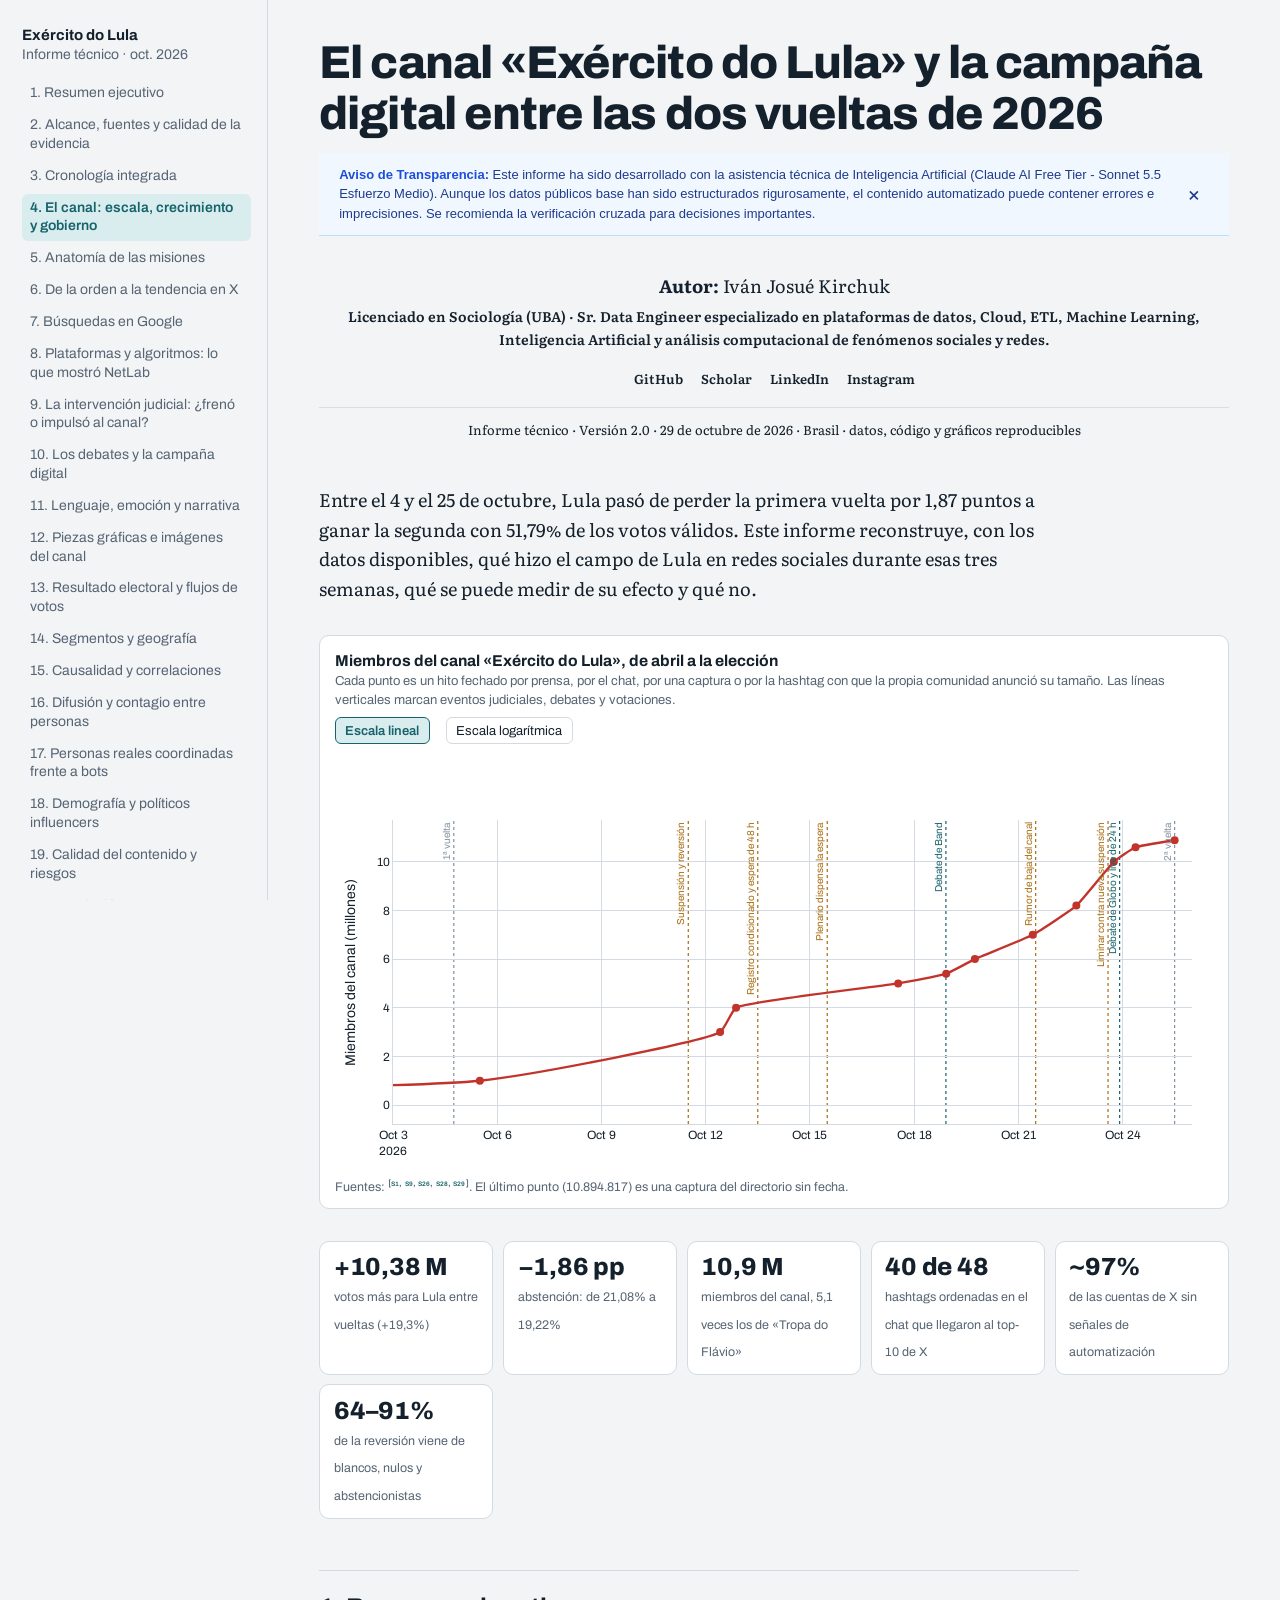
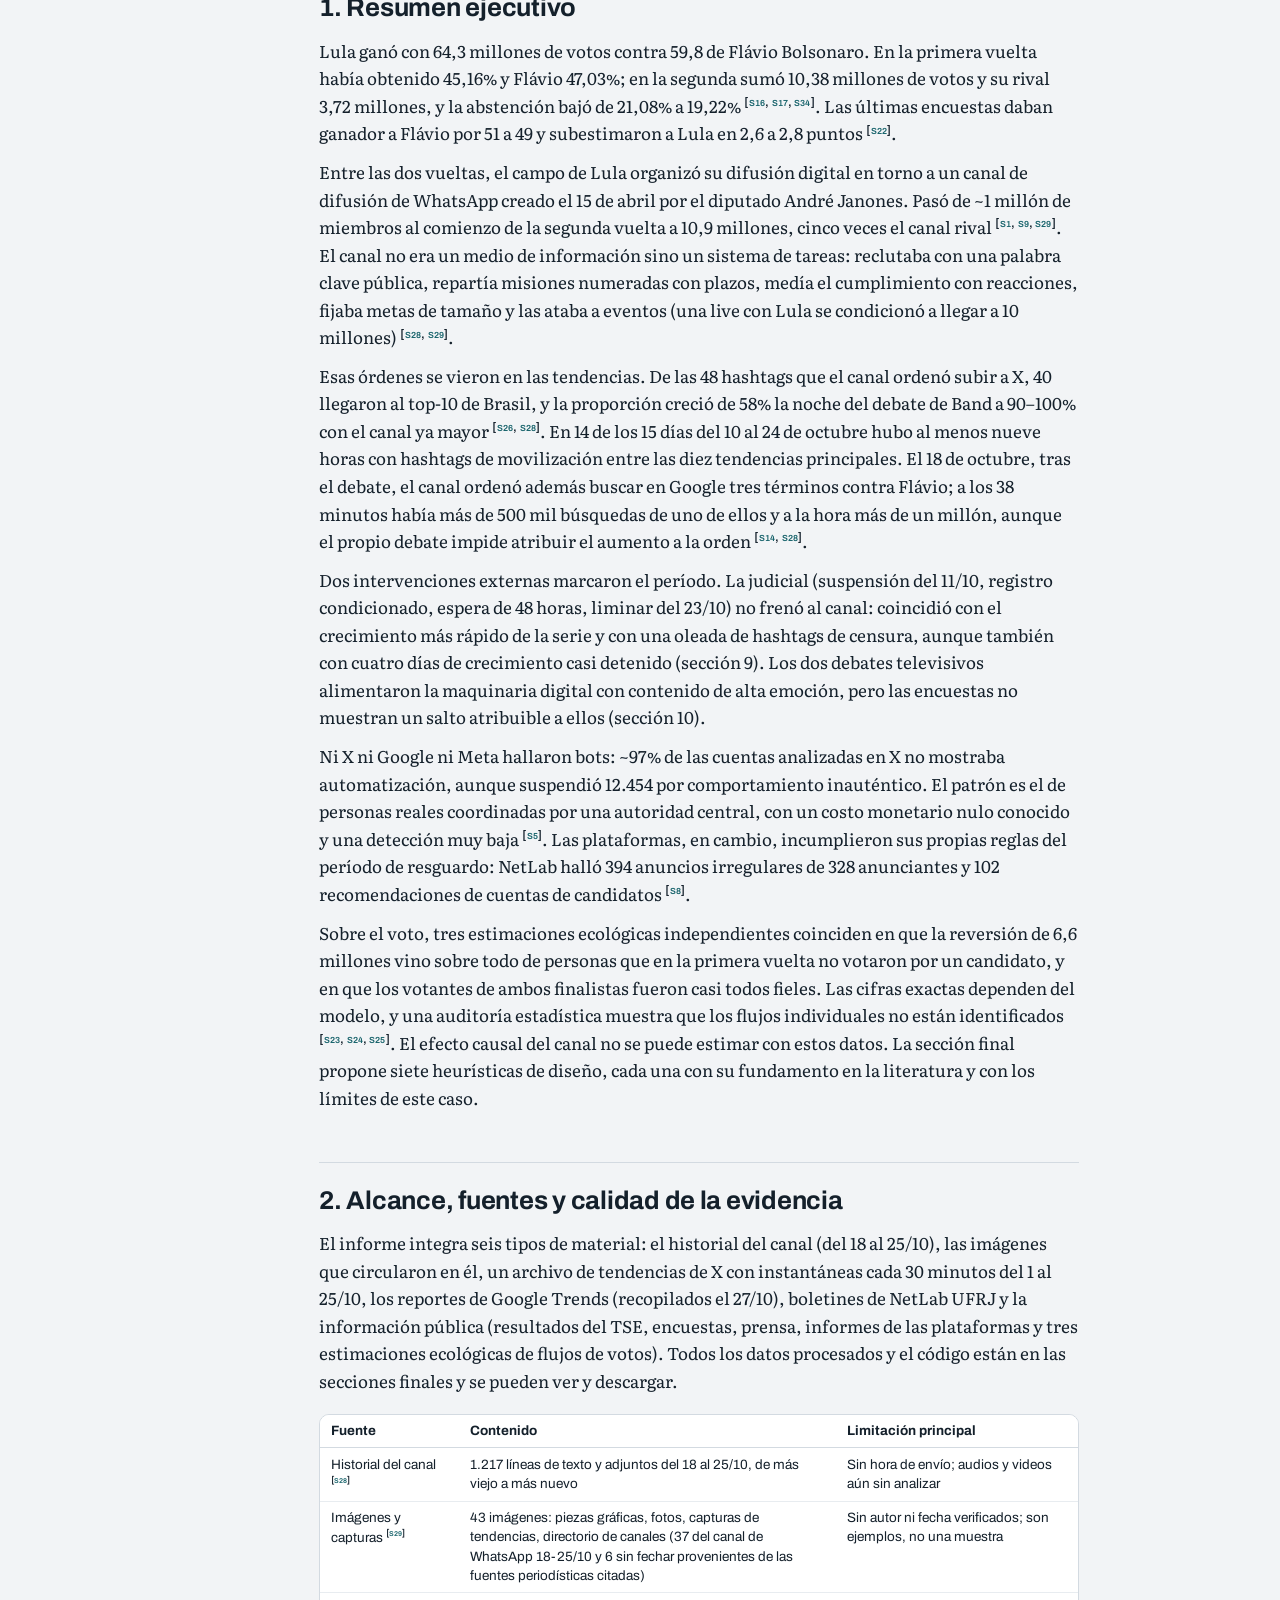
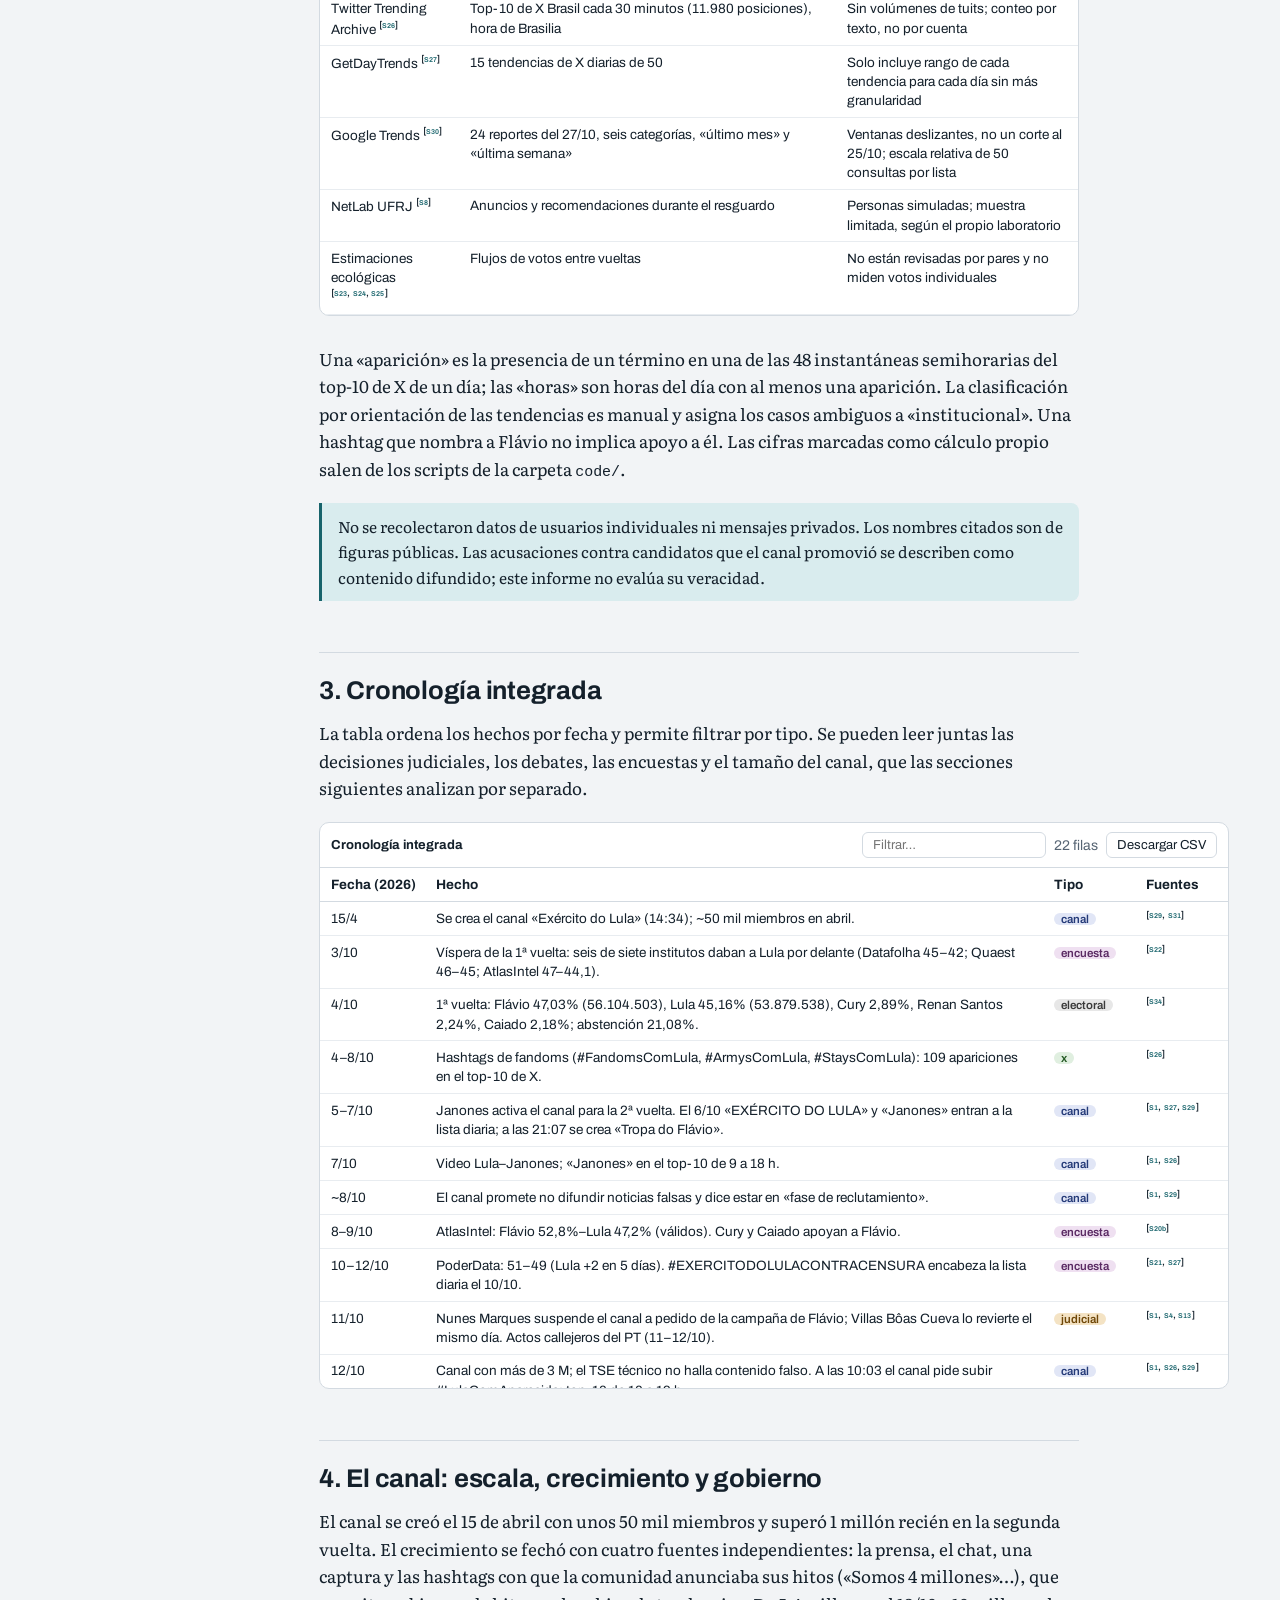
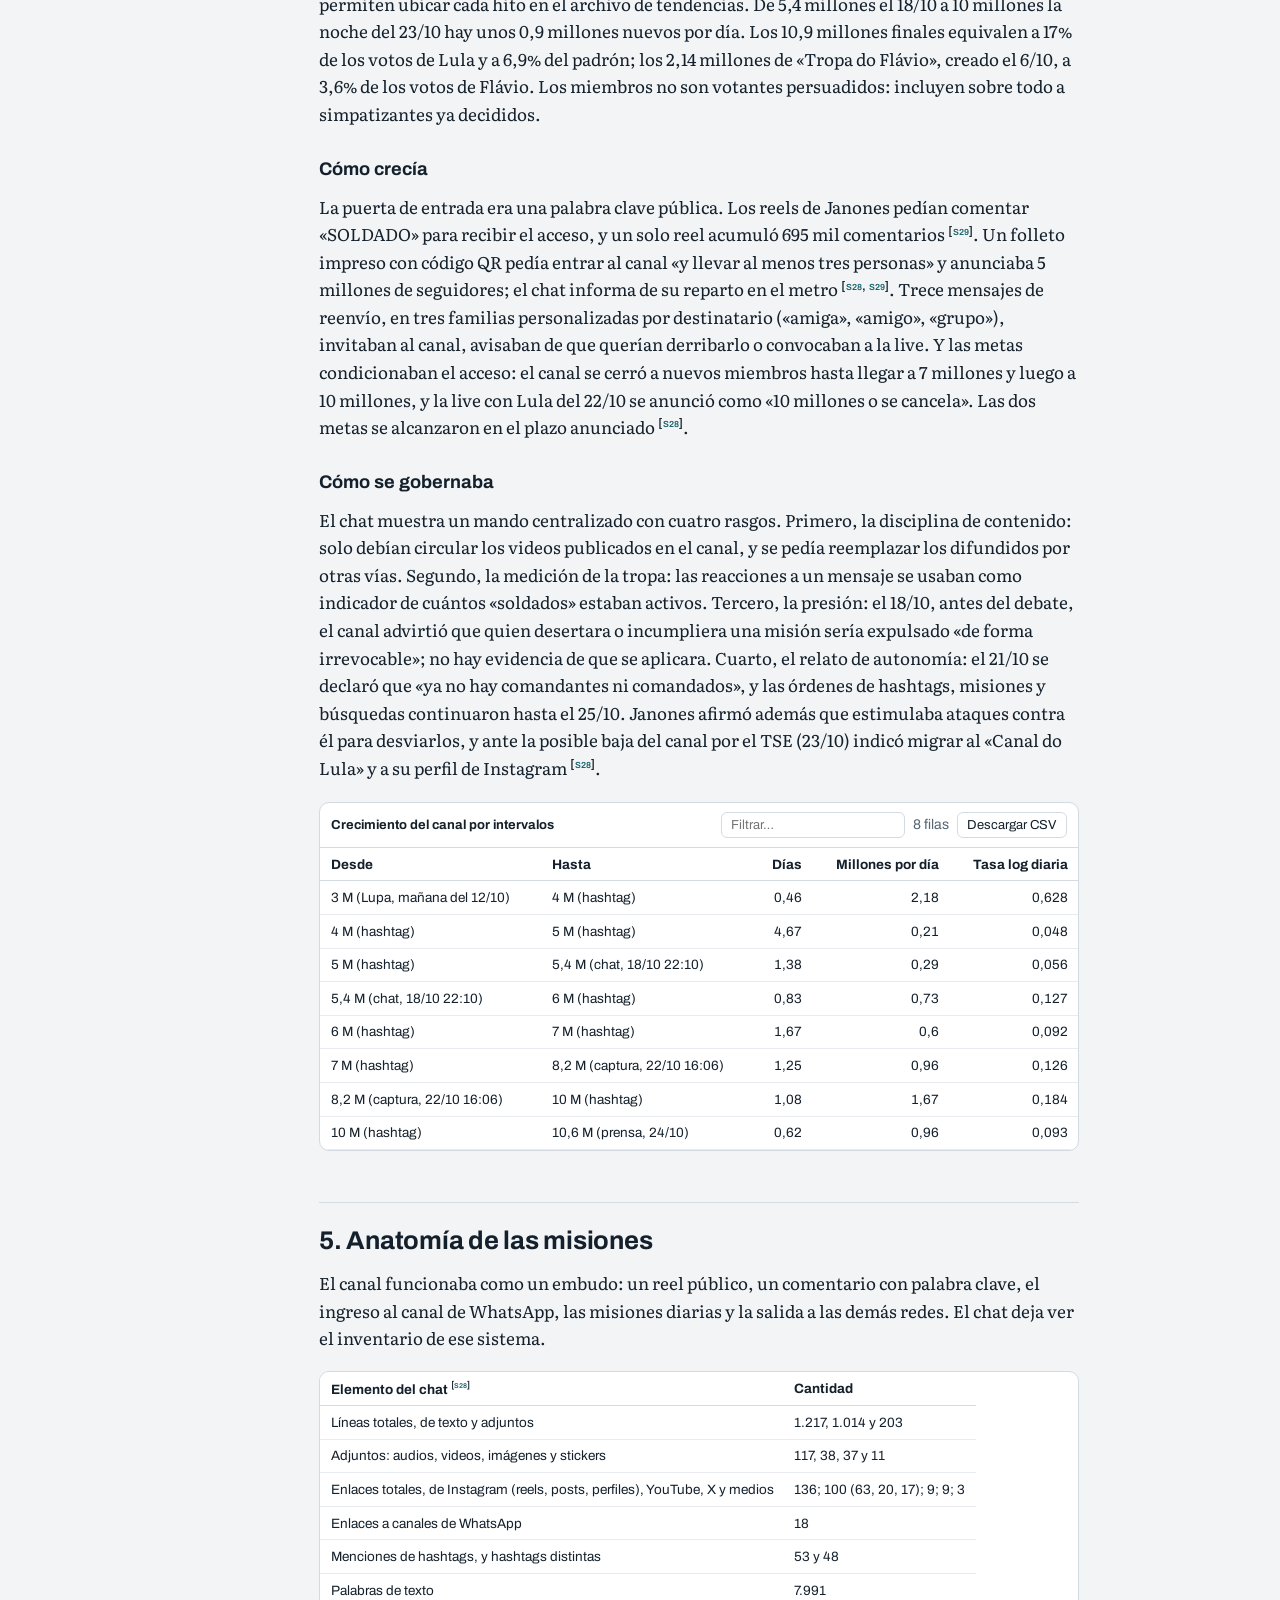
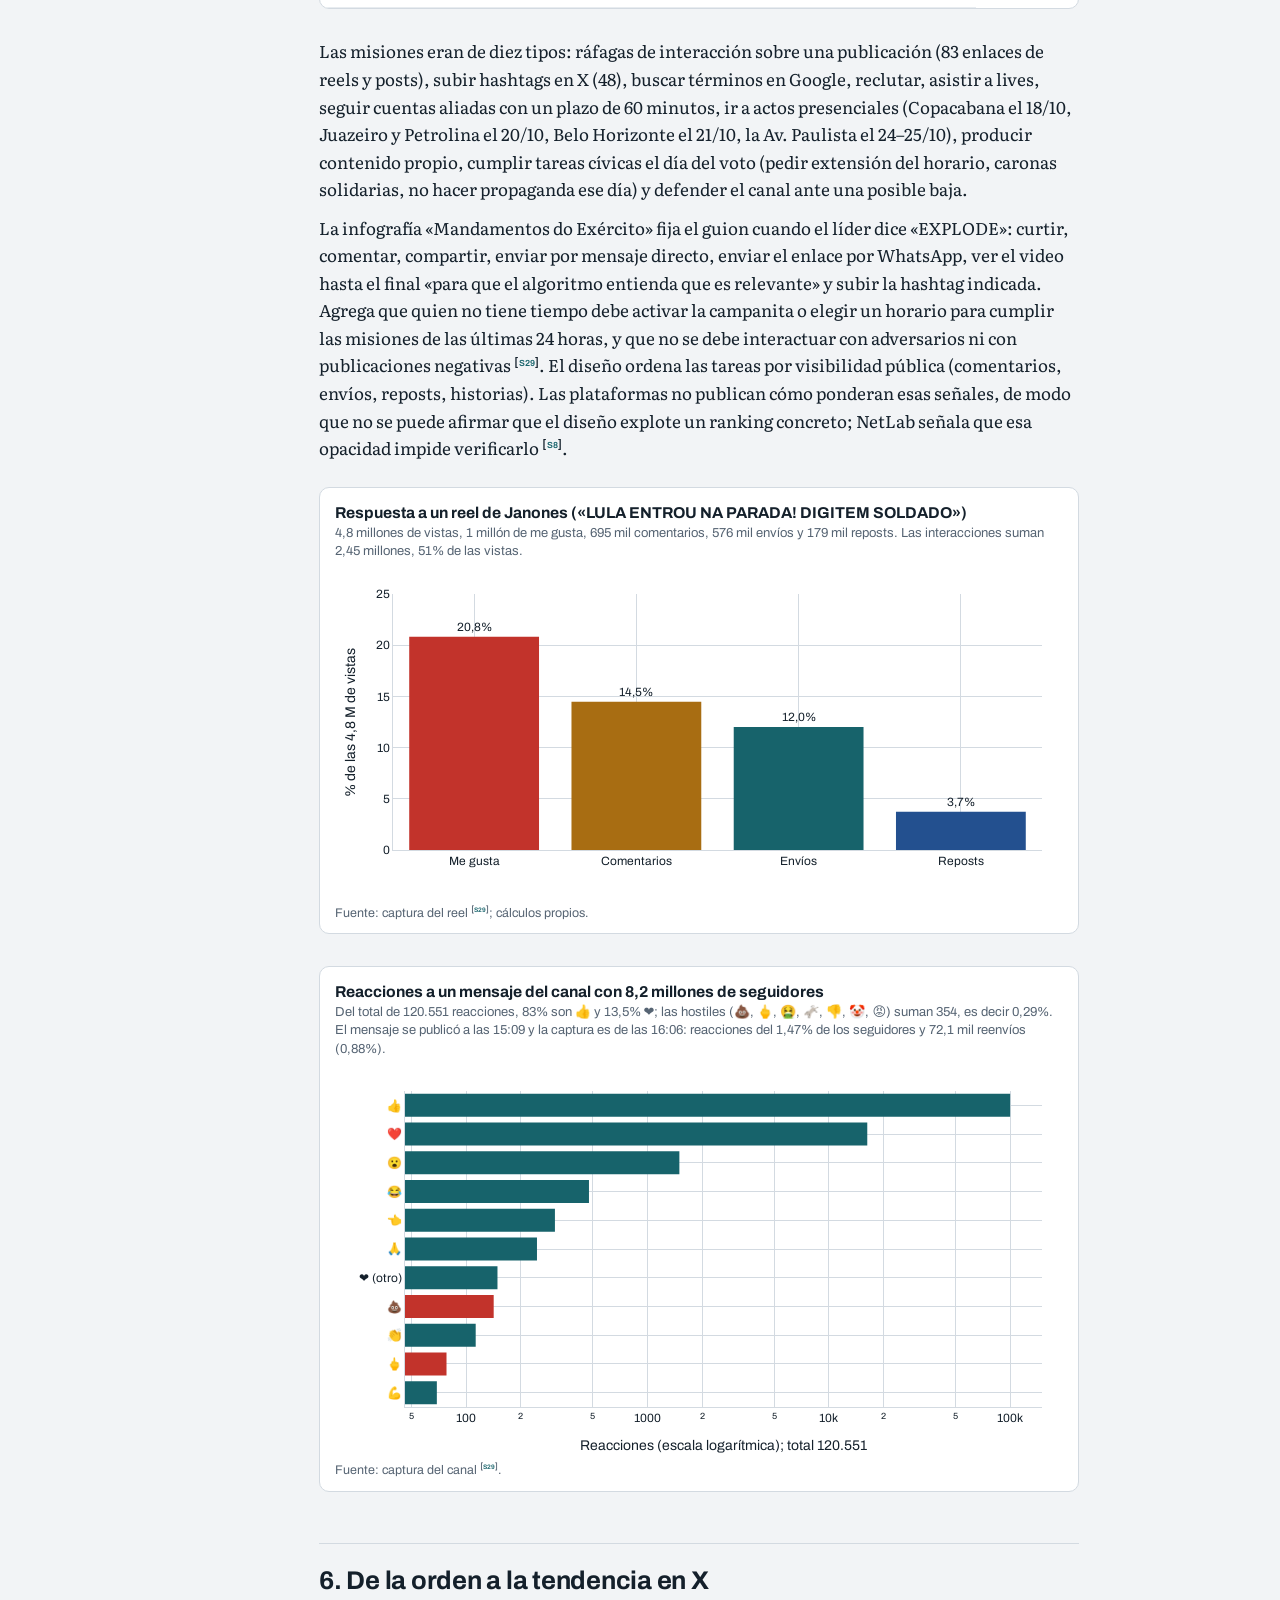
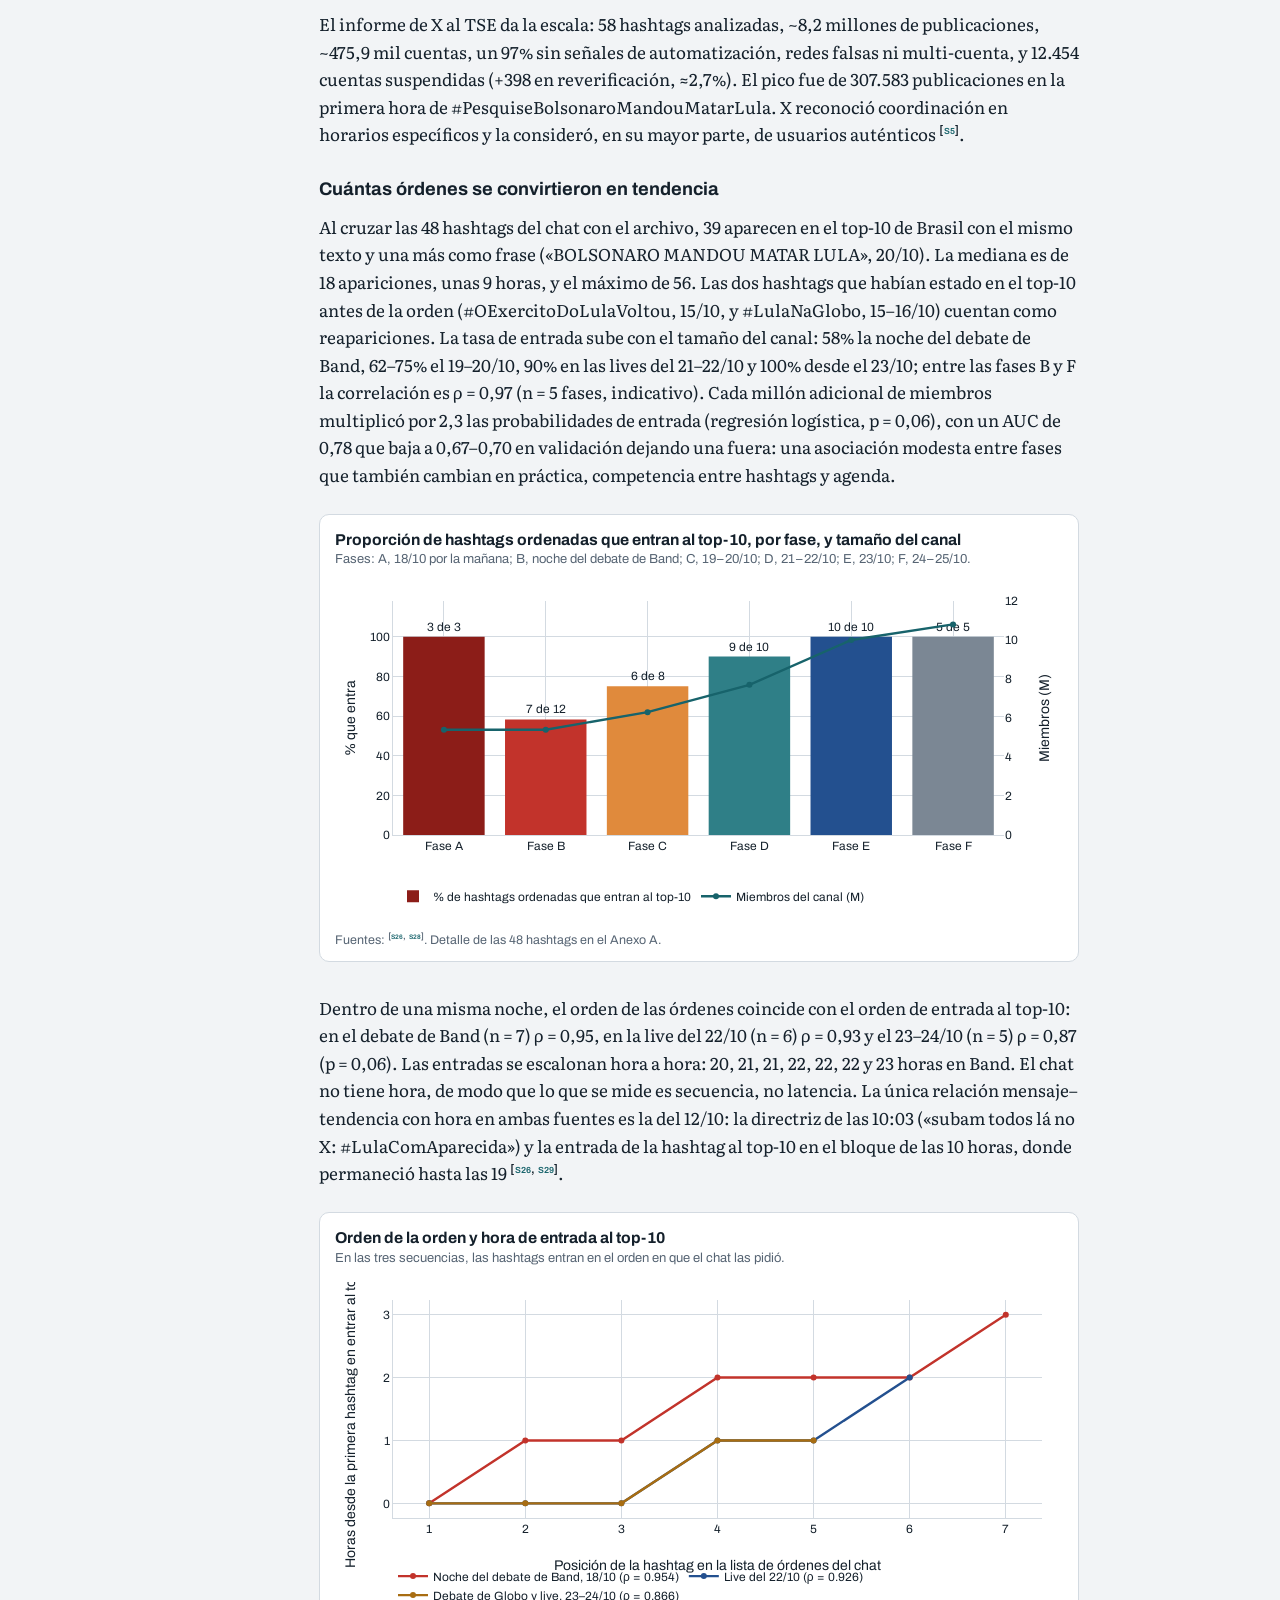
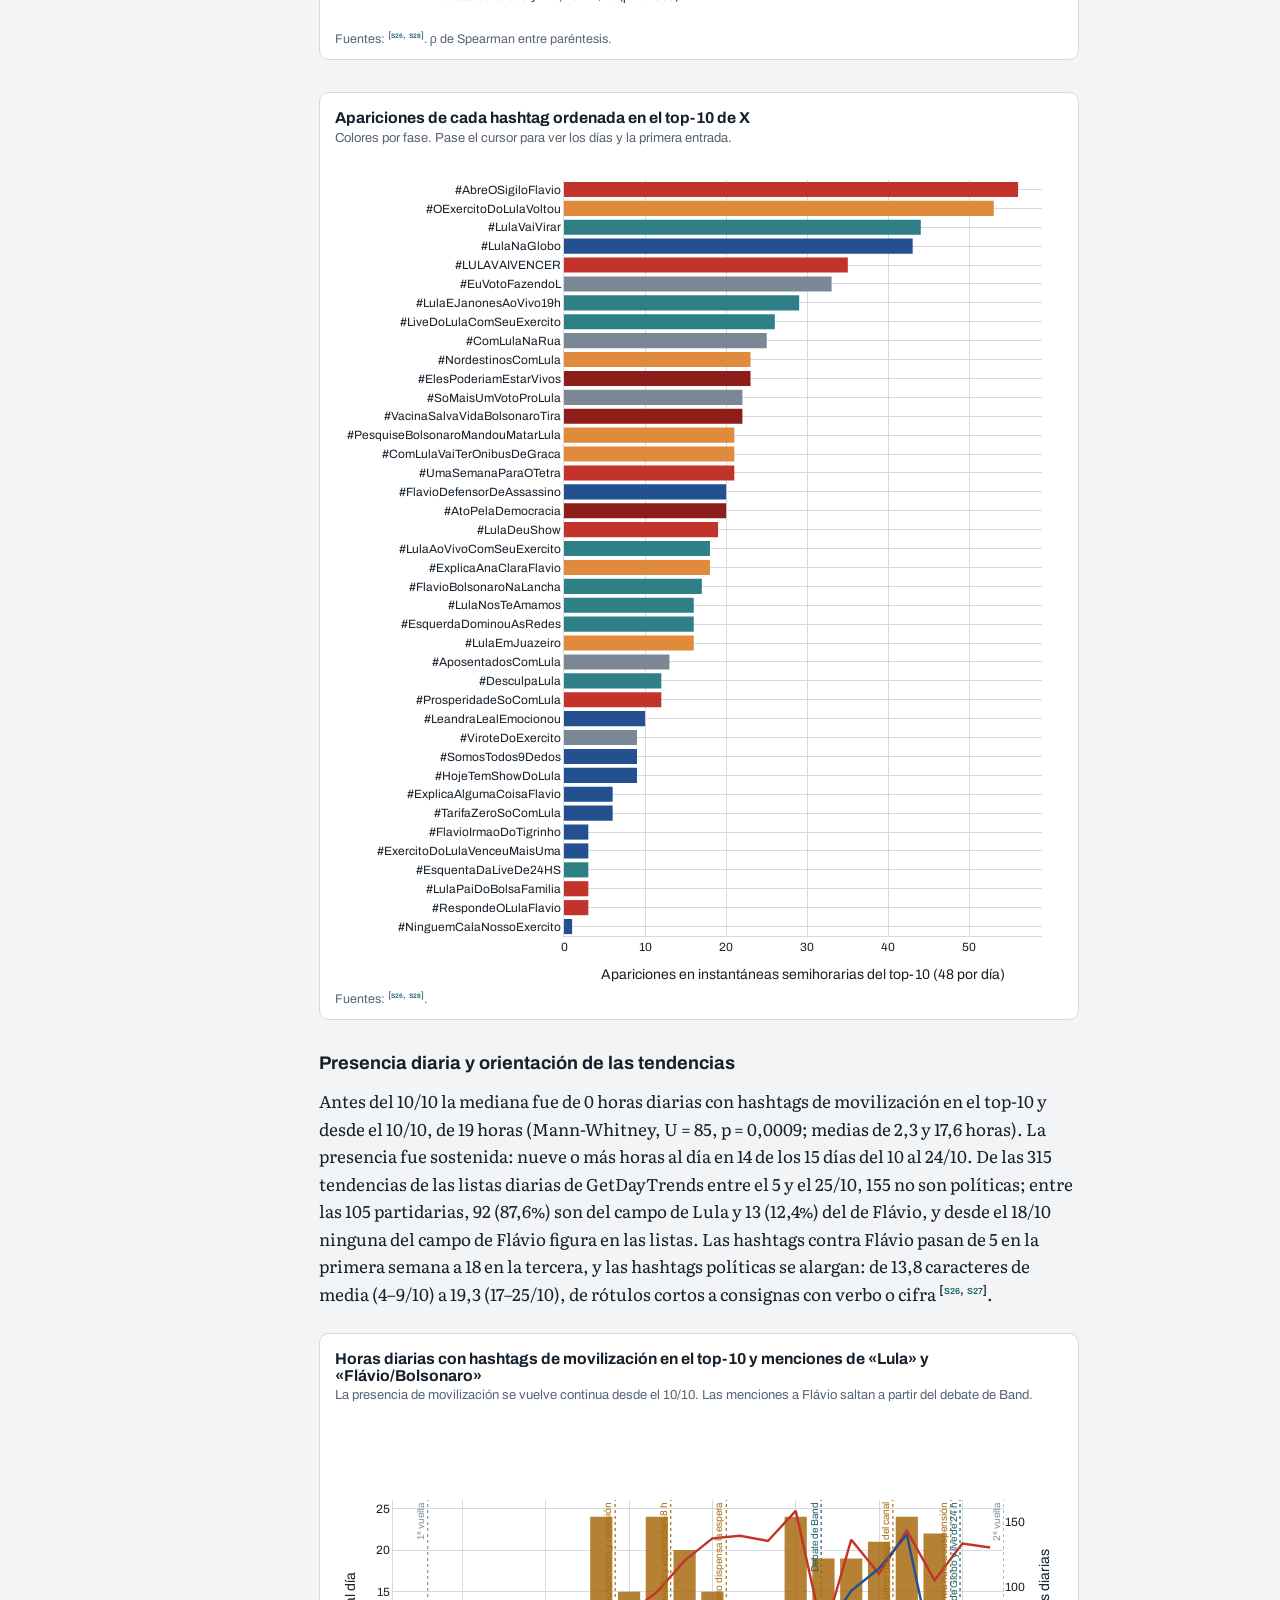
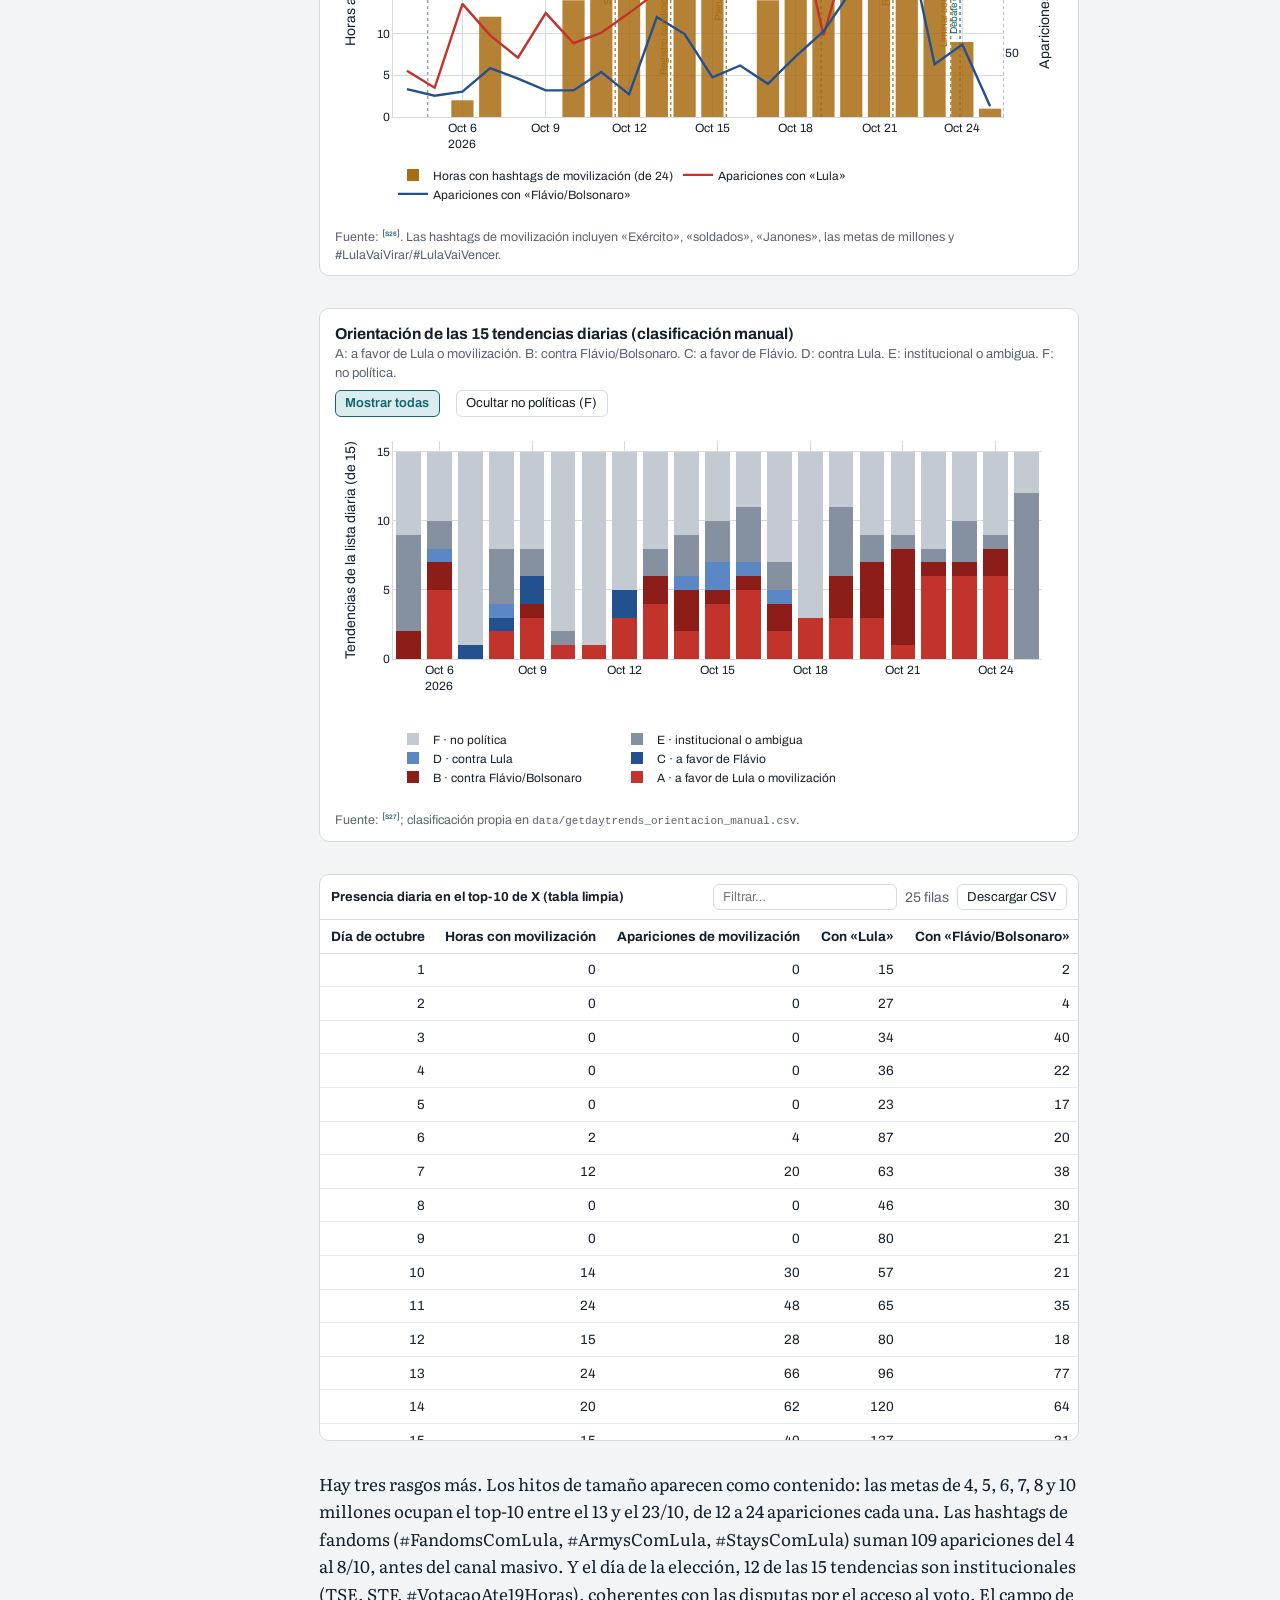
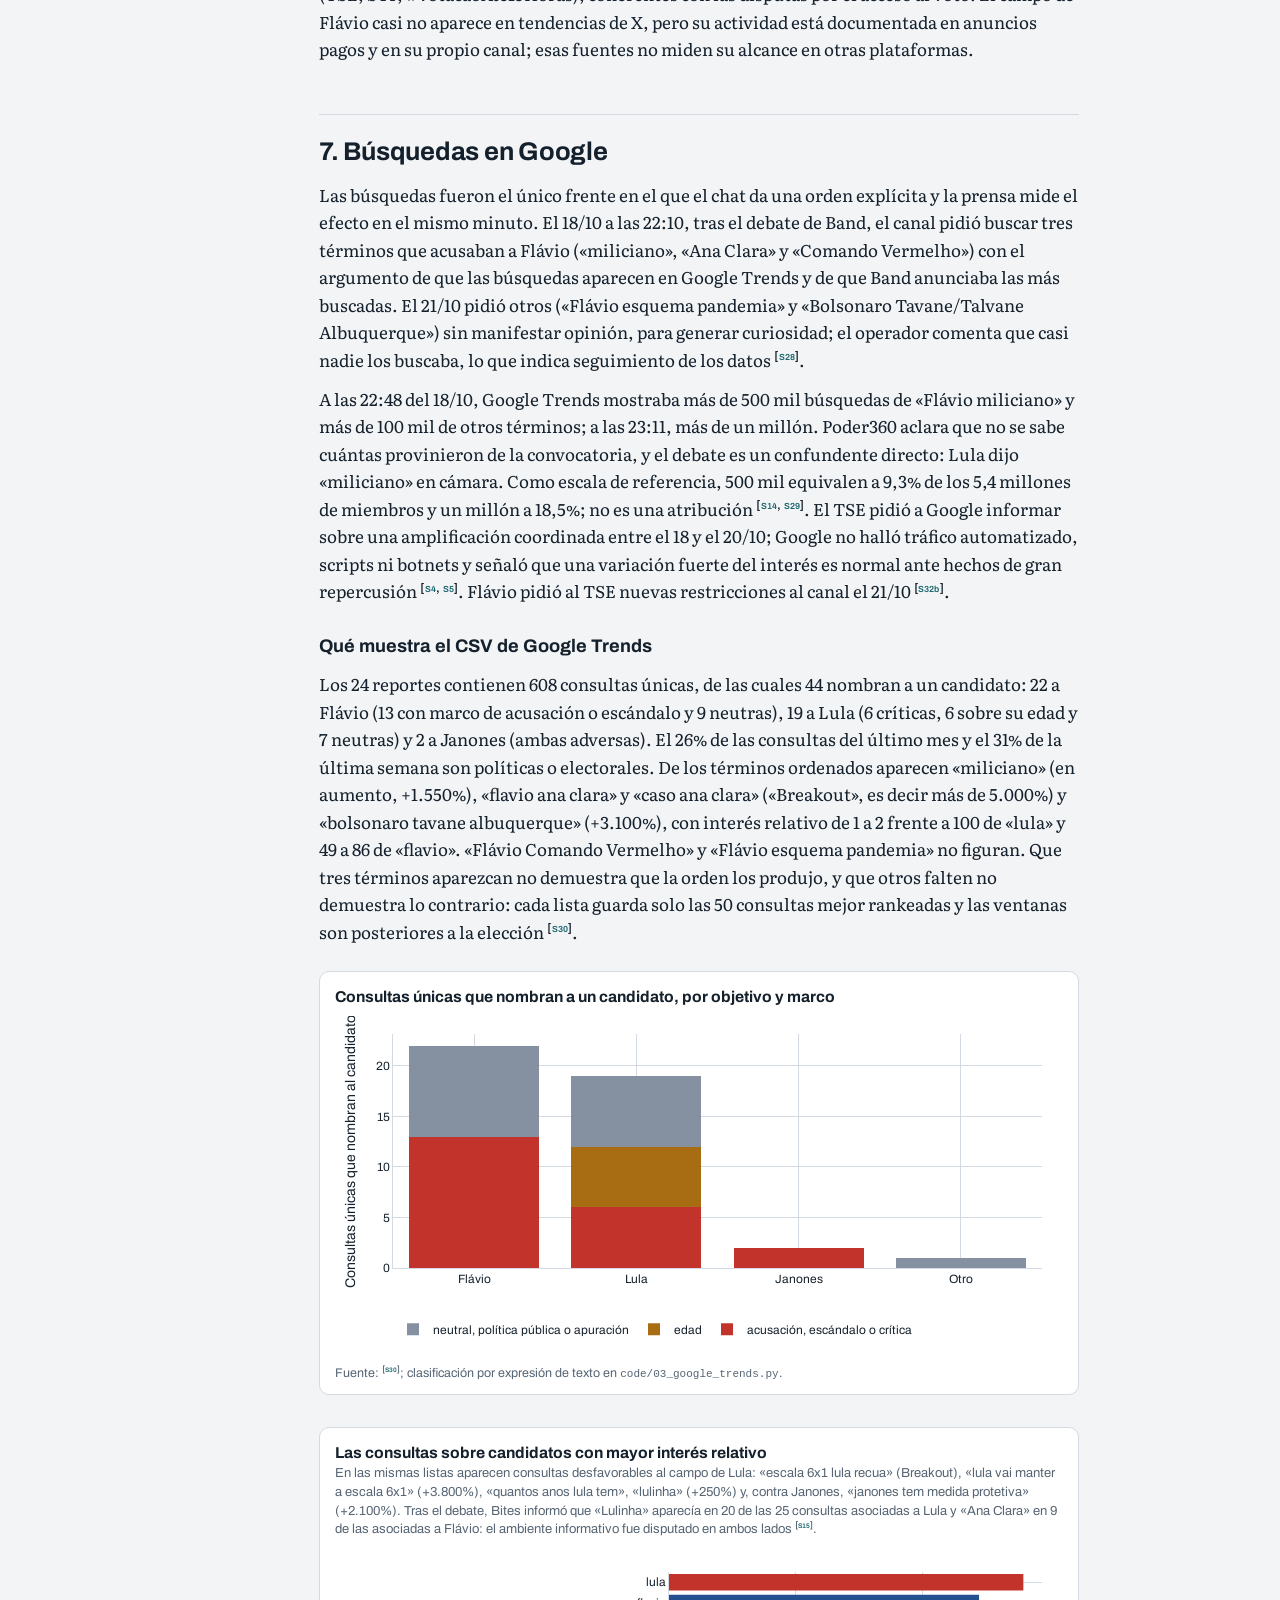
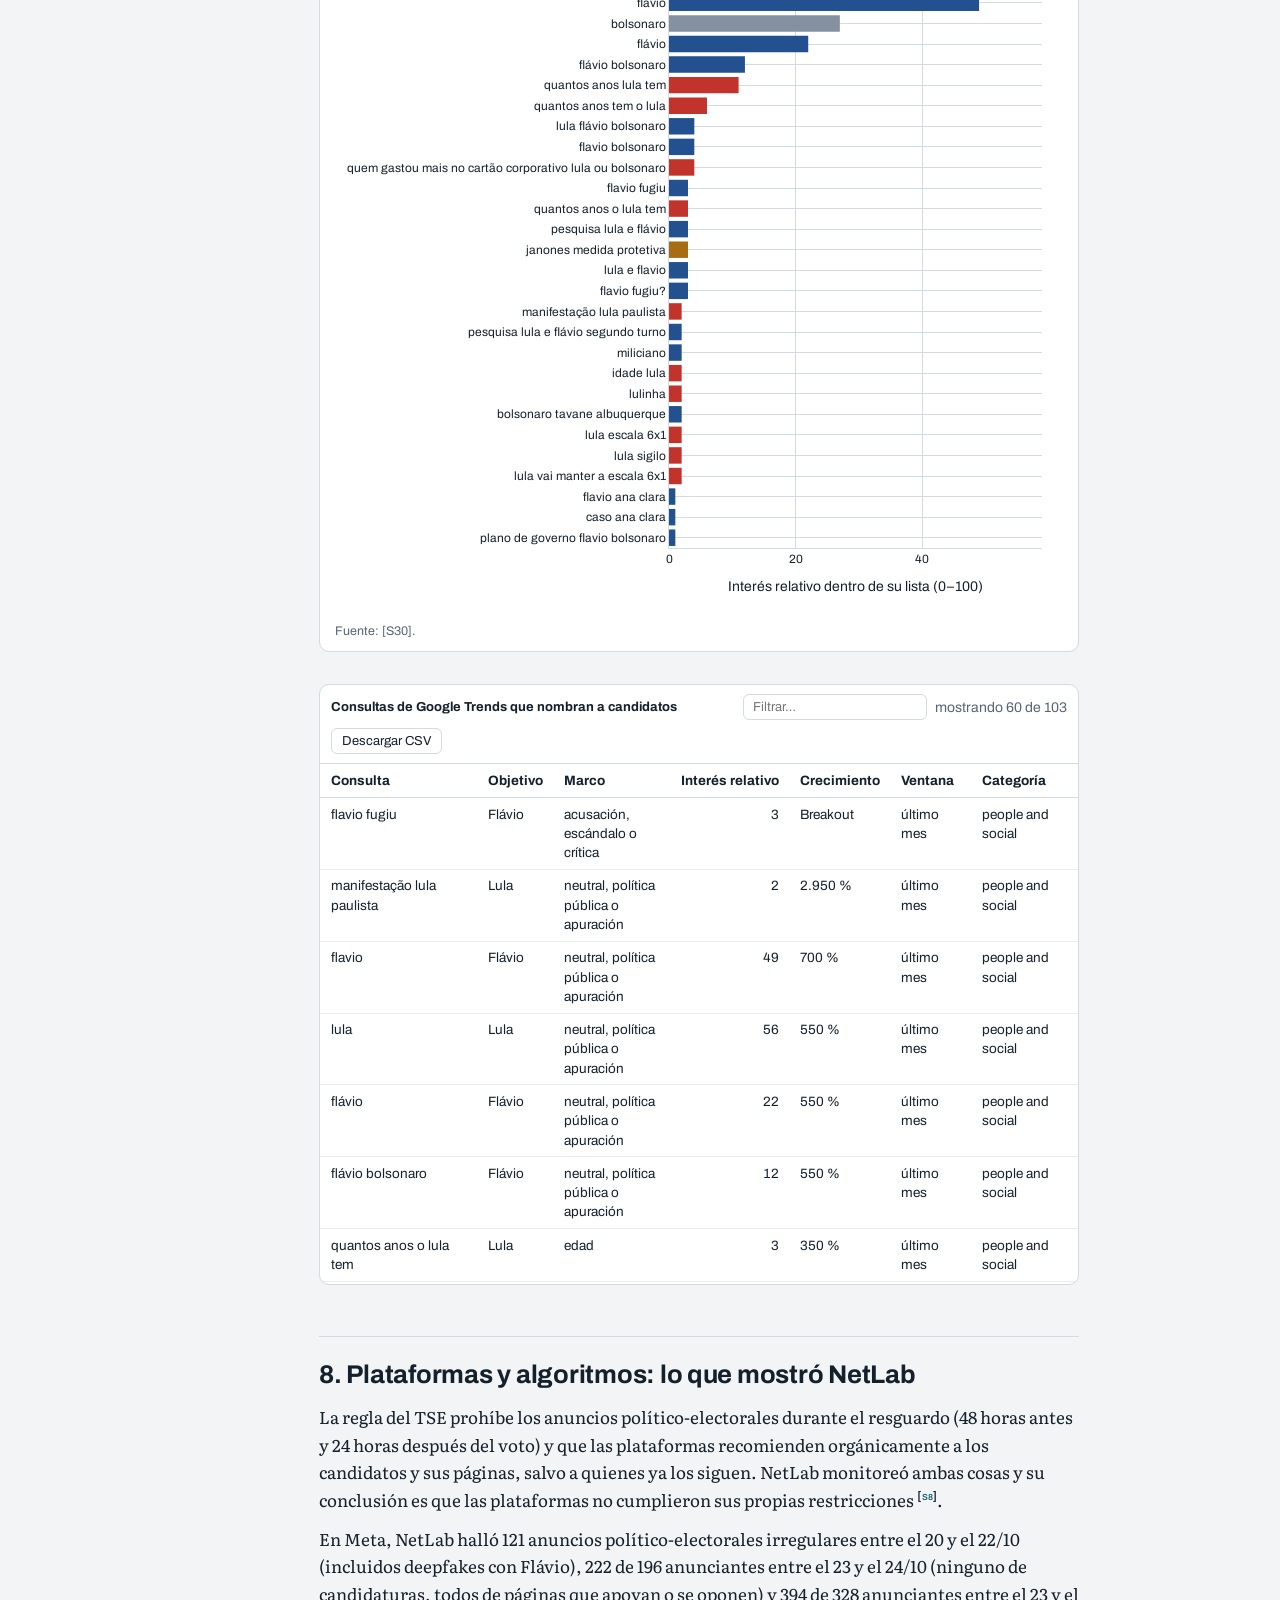
<file: index.html>
<!DOCTYPE html>
<html lang="es">
<head>
<meta charset="utf-8">
<meta name="viewport" content="width=device-width, initial-scale=1">
<title>El canal «Exército do Lula» y la campaña digital entre las dos vueltas de 2026</title>
<meta name="description" content="Informe técnico con datos, gráficos interactivos y código sobre el canal de WhatsApp «Exército do Lula», las tendencias en X y Google, los debates, la intervención judicial y los flujos de votos entre la 1ª y la 2ª vuelta de Brasil 2026.">
<meta name="citation_title" content="El canal «Exército do Lula» y la reconfiguración de la difusión digital del campo de Lula entre la 1ª y la 2ª vuelta (Brasil, 2026)">
<meta name="citation_author" content="Kirchuk, Iván Josué">
<meta name="citation_publication_date" content="2026/11/02"> <!-- Formato obligatorio: AAAA/MM/DD -->
<meta name="citation_language" content="es"> <!-- Código de idioma de dos letras (es, en, etc.) -->    
<meta name="citation_technical_report_institution" content="GitHub Pages">
<meta name="citation_online_date" content="2026/11/02">    
<meta name="citation_keywords" content="Lula, Estrategia Digital, Redes Sociales, Elecciones Brasil 2026, Exército">
<link rel="icon" type="image/png" href="assets/favicon.png">
<link rel="preconnect" href="https://fonts.googleapis.com"><link rel="preconnect" href="https://fonts.gstatic.com" crossorigin>
<link rel="stylesheet" href="https://fonts.googleapis.com/css2?family=Archivo:wght@400;600;700;800&family=Literata:ital,opsz,wght@0,7..72,400;0,7..72,600;1,7..72,400&display=swap">
<link rel="stylesheet" href="assets/app.css">
</head>
<body>
<a class="skip" href="#contenido">Saltar al contenido</a>
<div class="layout">
<nav class="toc" aria-label="Índice"><div class="brand">Exército do Lula<br><span class="small">Informe técnico · oct. 2026</span></div><ol></ol></nav>
<main id="contenido">

<header class="top">
<h1>El canal «Exército do Lula» y la campaña digital entre las dos vueltas de 2026</h1>
<div class="ai-disclaimer-banner" id="aiBanner" role="status" aria-live="polite">
	<div class="ai-banner-content">
		<span class="ai-banner-text">
			<strong>Aviso de Transparencia:</strong> Este informe ha sido desarrollado con la asistencia técnica
			de Inteligencia Artificial (Claude AI Free Tier - Sonnet 5.5 Esfuerzo Medio). Aunque los datos públicos base han sido
			estructurados rigurosamente, el contenido automatizado puede contener errores e imprecisiones. Se
			recomienda la verificación cruzada para decisiones importantes.
		</span>
		<button class="ai-banner-close" id="closeAiBanner"
			aria-label="Cerrar aviso de transparencia">&times;</button>
	</div>
</div>
<section class="author-section">        
	<div class="author-info">
		<p class="author-label"><strong>Autor:</strong> Iván Josué Kirchuk</p>
		<p class="author-role">
			Licenciado en Sociología (UBA) · Sr. Data Engineer especializado en 
			plataformas de datos, Cloud, ETL, Machine Learning, Inteligencia 
			Artificial y análisis computacional de fenómenos sociales y redes.
		</p>
	</div>
	<nav class="author-links">
		<a href="https://github.com/Ivan-Kir"
		   target="_blank" rel="noopener noreferrer">GitHub</a>
		<a href="https://scholar.google.com/citations?user=AWA44LoAAAAJ"
		   target="_blank" rel="noopener noreferrer">Scholar</a>
		<a href="https://linkedin.com/in/iván-josué-kirchuk-34703925b"
		   target="_blank" rel="noopener noreferrer">LinkedIn</a>
		<a href="https://instagram.com/ivo.kir"
		   target="_blank" rel="noopener noreferrer">Instagram</a>
	</nav>
	<div class="report-meta">Informe técnico · Versión 2.0 · 29 de octubre de 2026 · Brasil · datos, código y gráficos reproducibles</div>
</section>        
<p class="lede">Entre el 4 y el 25 de octubre, Lula pasó de perder la primera vuelta por 1,87 puntos a ganar la segunda con 51,79% de los votos válidos. Este informe reconstruye, con los datos disponibles, qué hizo el campo de Lula en redes sociales durante esas tres semanas, qué se puede medir de su efecto y qué no.</p>
</header>

<figure class="fig" data-chart="growth" data-h="420">
<div class="t">Miembros del canal «Exército do Lula», de abril a la elección</div>
<p class="s">Cada punto es un hito fechado por prensa, por el chat, por una captura o por la hashtag con que la propia comunidad anunció su tamaño. Las líneas verticales marcan eventos judiciales, debates y votaciones.</p>
<div class="note">Fuentes: [S1,S9,S26,S28,S29]. El último punto (10.894.817) es una captura del directorio sin fecha.</div>
</figure>

<div class="kpis">
<div class="kpi"><b>+10,38 M</b><span>votos más para Lula entre vueltas (+19,3%)</span></div>
<div class="kpi"><b>−1,86 pp</b><span>abstención: de 21,08% a 19,22%</span></div>
<div class="kpi"><b>10,9 M</b><span>miembros del canal, 5,1 veces los de «Tropa do Flávio»</span></div>
<div class="kpi"><b>40 de 48</b><span>hashtags ordenadas en el chat que llegaron al top-10 de X</span></div>
<div class="kpi"><b>~97%</b><span>de las cuentas de X sin señales de automatización</span></div>
<div class="kpi"><b>64–91%</b><span>de la reversión viene de blancos, nulos y abstencionistas</span></div>
</div>

<div class="col">

<h2 id="resumen">1. Resumen ejecutivo</h2>
<p>Lula ganó con 64,3 millones de votos contra 59,8 de Flávio Bolsonaro. En la primera vuelta había obtenido 45,16% y Flávio 47,03%; en la segunda sumó 10,38 millones de votos y su rival 3,72 millones, y la abstención bajó de 21,08% a 19,22% [S16,S17,S34]. Las últimas encuestas daban ganador a Flávio por 51 a 49 y subestimaron a Lula en 2,6 a 2,8 puntos [S22].</p>
<p>Entre las dos vueltas, el campo de Lula organizó su difusión digital en torno a un canal de difusión de WhatsApp creado el 15 de abril por el diputado André Janones. Pasó de ~1 millón de miembros al comienzo de la segunda vuelta a 10,9 millones, cinco veces el canal rival [S1,S9,S29]. El canal no era un medio de información sino un sistema de tareas: reclutaba con una palabra clave pública, repartía misiones numeradas con plazos, medía el cumplimiento con reacciones, fijaba metas de tamaño y las ataba a eventos (una live con Lula se condicionó a llegar a 10 millones) [S28,S29].</p>
<p>Esas órdenes se vieron en las tendencias. De las 48 hashtags que el canal ordenó subir a X, 40 llegaron al top-10 de Brasil, y la proporción creció de 58% la noche del debate de Band a 90–100% con el canal ya mayor [S26,S28]. En 14 de los 15 días del 10 al 24 de octubre hubo al menos nueve horas con hashtags de movilización entre las diez tendencias principales. El 18 de octubre, tras el debate, el canal ordenó además buscar en Google tres términos contra Flávio; a los 38 minutos había más de 500 mil búsquedas de uno de ellos y a la hora más de un millón, aunque el propio debate impide atribuir el aumento a la orden [S14,S28].</p>
<p>Dos intervenciones externas marcaron el período. La judicial (suspensión del 11/10, registro condicionado, espera de 48 horas, liminar del 23/10) no frenó al canal: coincidió con el crecimiento más rápido de la serie y con una oleada de hashtags de censura, aunque también con cuatro días de crecimiento casi detenido (sección 9). Los dos debates televisivos alimentaron la maquinaria digital con contenido de alta emoción, pero las encuestas no muestran un salto atribuible a ellos (sección 10).</p>
<p>Ni X ni Google ni Meta hallaron bots: ~97% de las cuentas analizadas en X no mostraba automatización, aunque suspendió 12.454 por comportamiento inauténtico. El patrón es el de personas reales coordinadas por una autoridad central, con un costo monetario nulo conocido y una detección muy baja [S5]. Las plataformas, en cambio, incumplieron sus propias reglas del período de resguardo: NetLab halló 394 anuncios irregulares de 328 anunciantes y 102 recomendaciones de cuentas de candidatos [S8].</p>
<p>Sobre el voto, tres estimaciones ecológicas independientes coinciden en que la reversión de 6,6 millones vino sobre todo de personas que en la primera vuelta no votaron por un candidato, y en que los votantes de ambos finalistas fueron casi todos fieles. Las cifras exactas dependen del modelo, y una auditoría estadística muestra que los flujos individuales no están identificados [S23,S24,S25]. El efecto causal del canal no se puede estimar con estos datos. La sección final propone siete heurísticas de diseño, cada una con su fundamento en la literatura y con los límites de este caso.</p>

<h2 id="alcance">2. Alcance, fuentes y calidad de la evidencia</h2>
<p>El informe integra seis tipos de material: el historial del canal (del 18 al 25/10), las imágenes que circularon en él, un archivo de tendencias de X con instantáneas cada 30 minutos del 1 al 25/10, los reportes de Google Trends (recopilados el 27/10), boletines de NetLab UFRJ y la información pública (resultados del TSE, encuestas, prensa, informes de las plataformas y tres estimaciones ecológicas de flujos de votos). Todos los datos procesados y el código están en las secciones finales y se pueden ver y descargar.</p>
<table class="static"><thead><tr><th>Fuente</th><th>Contenido</th><th>Limitación principal</th></tr></thead><tbody>
<tr><td>Historial del canal [S28]</td><td>1.217 líneas de texto y adjuntos del 18 al 25/10, de más viejo a más nuevo</td><td>Sin hora de envío; audios y videos aún sin analizar</td></tr>
<tr><td>Imágenes y capturas [S29]</td><td>43 imágenes: piezas gráficas, fotos, capturas de tendencias, directorio de canales (37 del canal de WhatsApp 18-25/10 y 6 sin fechar provenientes de las fuentes periodísticas citadas)</td><td>Sin autor ni fecha verificados; son ejemplos, no una muestra</td></tr>
<tr><td>Twitter Trending Archive [S26]</td><td>Top-10 de X Brasil cada 30 minutos (11.980 posiciones), hora de Brasilia</td><td>Sin volúmenes de tuits; conteo por texto, no por cuenta</td></tr>
<tr><td>GetDayTrends [S27]</td><td>15 tendencias de X diarias de 50</td><td>Solo incluye rango de cada tendencia para cada día sin más granularidad</td></tr>
<tr><td>Google Trends [S30]</td><td>24 reportes del 27/10, seis categorías, «último mes» y «última semana»</td><td>Ventanas deslizantes, no un corte al 25/10; escala relativa de 50 consultas por lista</td></tr>
<tr><td>NetLab UFRJ [S8]</td><td>Anuncios y recomendaciones durante el resguardo</td><td>Personas simuladas; muestra limitada, según el propio laboratorio</td></tr>
<tr><td>Estimaciones ecológicas [S23,S24,S25]</td><td>Flujos de votos entre vueltas</td><td>No están revisadas por pares y no miden votos individuales</td></tr>
</tbody></table>
<p>Una «aparición» es la presencia de un término en una de las 48 instantáneas semihorarias del top-10 de X de un día; las «horas» son horas del día con al menos una aparición. La clasificación por orientación de las tendencias es manual y asigna los casos ambiguos a «institucional». Una hashtag que nombra a Flávio no implica apoyo a él. Las cifras marcadas como cálculo propio salen de los scripts de la carpeta <code>code/</code>.</p>
<p class="callout">No se recolectaron datos de usuarios individuales ni mensajes privados. Los nombres citados son de figuras públicas. Las acusaciones contra candidatos que el canal promovió se describen como contenido difundido; este informe no evalúa su veracidad.</p>

<h2 id="cronologia">3. Cronología integrada</h2>
<p>La tabla ordena los hechos por fecha y permite filtrar por tipo. Se pueden leer juntas las decisiones judiciales, los debates, las encuestas y el tamaño del canal, que las secciones siguientes analizan por separado.</p>
</div>
<div data-table="cronologia"></div>
<div class="col">

<h2 id="canal">4. El canal: escala, crecimiento y gobierno</h2>
<p>El canal se creó el 15 de abril con unos 50 mil miembros y superó 1 millón recién en la segunda vuelta. El crecimiento se fechó con cuatro fuentes independientes: la prensa, el chat, una captura y las hashtags con que la comunidad anunciaba sus hitos («Somos 4 millones»…), que permiten ubicar cada hito en el archivo de tendencias. De 5,4 millones el 18/10 a 10 millones la noche del 23/10 hay unos 0,9 millones nuevos por día. Los 10,9 millones finales equivalen a 17% de los votos de Lula y a 6,9% del padrón; los 2,14 millones de «Tropa do Flávio», creado el 6/10, a 3,6% de los votos de Flávio. Los miembros no son votantes persuadidos: incluyen sobre todo a simpatizantes ya decididos.</p>
<h3>Cómo crecía</h3>
<p>La puerta de entrada era una palabra clave pública. Los reels de Janones pedían comentar «SOLDADO» para recibir el acceso, y un solo reel acumuló 695 mil comentarios [S29]. Un folleto impreso con código QR pedía entrar al canal «y llevar al menos tres personas» y anunciaba 5 millones de seguidores; el chat informa de su reparto en el metro [S28,S29]. Trece mensajes de reenvío, en tres familias personalizadas por destinatario («amiga», «amigo», «grupo»), invitaban al canal, avisaban de que querían derribarlo o convocaban a la live. Y las metas condicionaban el acceso: el canal se cerró a nuevos miembros hasta llegar a 7 millones y luego a 10 millones, y la live con Lula del 22/10 se anunció como «10 millones o se cancela». Las dos metas se alcanzaron en el plazo anunciado [S28].</p>
<h3>Cómo se gobernaba</h3>
<p>El chat muestra un mando centralizado con cuatro rasgos. Primero, la disciplina de contenido: solo debían circular los videos publicados en el canal, y se pedía reemplazar los difundidos por otras vías. Segundo, la medición de la tropa: las reacciones a un mensaje se usaban como indicador de cuántos «soldados» estaban activos. Tercero, la presión: el 18/10, antes del debate, el canal advirtió que quien desertara o incumpliera una misión sería expulsado «de forma irrevocable»; no hay evidencia de que se aplicara. Cuarto, el relato de autonomía: el 21/10 se declaró que «ya no hay comandantes ni comandados», y las órdenes de hashtags, misiones y búsquedas continuaron hasta el 25/10. Janones afirmó además que estimulaba ataques contra él para desviarlos, y ante la posible baja del canal por el TSE (23/10) indicó migrar al «Canal do Lula» y a su perfil de Instagram [S28].</p>
<div data-table="intervalos"></div>

<h2 id="misiones">5. Anatomía de las misiones</h2>
<p>El canal funcionaba como un embudo: un reel público, un comentario con palabra clave, el ingreso al canal de WhatsApp, las misiones diarias y la salida a las demás redes. El chat deja ver el inventario de ese sistema.</p>
<table class="static"><thead><tr><th>Elemento del chat [S28]</th><th>Cantidad</th></tr></thead><tbody>
<tr><td>Líneas totales, de texto y adjuntos</td><td>1.217, 1.014 y 203</td></tr>
<tr><td>Adjuntos: audios, videos, imágenes y stickers</td><td>117, 38, 37 y 11</td></tr>
<tr><td>Enlaces totales, de Instagram (reels, posts, perfiles), YouTube, X y medios</td><td>136; 100 (63, 20, 17); 9; 9; 3</td></tr>
<tr><td>Enlaces a canales de WhatsApp</td><td>18</td></tr>
<tr><td>Menciones de hashtags, y hashtags distintas</td><td>53 y 48</td></tr>
<tr><td>Palabras de texto</td><td>7.991</td></tr>
</tbody></table>
<p>Las misiones eran de diez tipos: ráfagas de interacción sobre una publicación (83 enlaces de reels y posts), subir hashtags en X (48), buscar términos en Google, reclutar, asistir a lives, seguir cuentas aliadas con un plazo de 60 minutos, ir a actos presenciales (Copacabana el 18/10, Juazeiro y Petrolina el 20/10, Belo Horizonte el 21/10, la Av. Paulista el 24–25/10), producir contenido propio, cumplir tareas cívicas el día del voto (pedir extensión del horario, caronas solidarias, no hacer propaganda ese día) y defender el canal ante una posible baja.</p>
<p>La infografía «Mandamentos do Exército» fija el guion cuando el líder dice «EXPLODE»: curtir, comentar, compartir, enviar por mensaje directo, enviar el enlace por WhatsApp, ver el video hasta el final «para que el algoritmo entienda que es relevante» y subir la hashtag indicada. Agrega que quien no tiene tiempo debe activar la campanita o elegir un horario para cumplir las misiones de las últimas 24 horas, y que no se debe interactuar con adversarios ni con publicaciones negativas [S29]. El diseño ordena las tareas por visibilidad pública (comentarios, envíos, reposts, historias). Las plataformas no publican cómo ponderan esas señales, de modo que no se puede afirmar que el diseño explote un ranking concreto; NetLab señala que esa opacidad impide verificarlo [S8].</p>
<figure class="fig" data-chart="reel" data-h="320"><div class="t">Respuesta a un reel de Janones («LULA ENTROU NA PARADA! DIGITEM SOLDADO»)</div><p class="s">4,8 millones de vistas, 1 millón de me gusta, 695 mil comentarios, 576 mil envíos y 179 mil reposts. Las interacciones suman 2,45 millones, 51% de las vistas.</p><div class="note">Fuente: captura del reel [S29]; cálculos propios.</div></figure>
<figure class="fig" data-chart="reactions" data-h="380"><div class="t">Reacciones a un mensaje del canal con 8,2 millones de seguidores</div><p class="s">Del total de 120.551 reacciones, 83% son 👍 y 13,5% ❤️; las hostiles (💩, 🖕, 🤮, 🫏, 👎, 🤡, 😡) suman 354, es decir 0,29%. El mensaje se publicó a las 15:09 y la captura es de las 16:06: reacciones del 1,47% de los seguidores y 72,1 mil reenvíos (0,88%).</p><div class="note">Fuente: captura del canal [S29].</div></figure>

<h2 id="x">6. De la orden a la tendencia en X</h2>
<p>El informe de X al TSE da la escala: 58 hashtags analizadas, ~8,2 millones de publicaciones, ~475,9 mil cuentas, un 97% sin señales de automatización, redes falsas ni multi-cuenta, y 12.454 cuentas suspendidas (+398 en reverificación, ≈2,7%). El pico fue de 307.583 publicaciones en la primera hora de #PesquiseBolsonaroMandouMatarLula. X reconoció coordinación en horarios específicos y la consideró, en su mayor parte, de usuarios auténticos [S5].</p>
<h3>Cuántas órdenes se convirtieron en tendencia</h3>
<p>Al cruzar las 48 hashtags del chat con el archivo, 39 aparecen en el top-10 de Brasil con el mismo texto y una más como frase («BOLSONARO MANDOU MATAR LULA», 20/10). La mediana es de 18 apariciones, unas 9 horas, y el máximo de 56. Las dos hashtags que habían estado en el top-10 antes de la orden (#OExercitoDoLulaVoltou, 15/10, y #LulaNaGlobo, 15–16/10) cuentan como reapariciones. La tasa de entrada sube con el tamaño del canal: 58% la noche del debate de Band, 62–75% el 19–20/10, 90% en las lives del 21–22/10 y 100% desde el 23/10; entre las fases B y F la correlación es ρ = 0,97 (n = 5 fases, indicativo). Cada millón adicional de miembros multiplicó por 2,3 las probabilidades de entrada (regresión logística, p = 0,06), con un AUC de 0,78 que baja a 0,67–0,70 en validación dejando una fuera: una asociación modesta entre fases que también cambian en práctica, competencia entre hashtags y agenda.</p>
<figure class="fig" data-chart="hashrate" data-h="340"><div class="t">Proporción de hashtags ordenadas que entran al top-10, por fase, y tamaño del canal</div><p class="s">Fases: A, 18/10 por la mañana; B, noche del debate de Band; C, 19–20/10; D, 21–22/10; E, 23/10; F, 24–25/10.</p><div class="note">Fuentes: [S26,S28]. Detalle de las 48 hashtags en el Anexo A.</div></figure>
<p>Dentro de una misma noche, el orden de las órdenes coincide con el orden de entrada al top-10: en el debate de Band (n = 7) ρ = 0,95, en la live del 22/10 (n = 6) ρ = 0,93 y el 23–24/10 (n = 5) ρ = 0,87 (p = 0,06). Las entradas se escalonan hora a hora: 20, 21, 21, 22, 22, 22 y 23 horas en Band. El chat no tiene hora, de modo que lo que se mide es secuencia, no latencia. La única relación mensaje–tendencia con hora en ambas fuentes es la del 12/10: la directriz de las 10:03 («subam todos lá no X: #LulaComAparecida») y la entrada de la hashtag al top-10 en el bloque de las 10 horas, donde permaneció hasta las 19 [S26,S29].</p>
<figure class="fig" data-chart="orderhour" data-h="340"><div class="t">Orden de la orden y hora de entrada al top-10</div><p class="s">En las tres secuencias, las hashtags entran en el orden en que el chat las pidió.</p><div class="note">Fuentes: [S26,S28]. ρ de Spearman entre paréntesis.</div></figure>
<figure class="fig" data-chart="hashbars" data-h="820"><div class="t">Apariciones de cada hashtag ordenada en el top-10 de X</div><p class="s">Colores por fase. Pase el cursor para ver los días y la primera entrada.</p><div class="note">Fuentes: [S26,S28].</div></figure>
<h3>Presencia diaria y orientación de las tendencias</h3>
<p>Antes del 10/10 la mediana fue de 0 horas diarias con hashtags de movilización en el top-10 y desde el 10/10, de 19 horas (Mann-Whitney, U = 85, p = 0,0009; medias de 2,3 y 17,6 horas). La presencia fue sostenida: nueve o más horas al día en 14 de los 15 días del 10 al 24/10. De las 315 tendencias de las listas diarias de GetDayTrends entre el 5 y el 25/10, 155 no son políticas; entre las 105 partidarias, 92 (87,6%) son del campo de Lula y 13 (12,4%) del de Flávio, y desde el 18/10 ninguna del campo de Flávio figura en las listas. Las hashtags contra Flávio pasan de 5 en la primera semana a 18 en la tercera, y las hashtags políticas se alargan: de 13,8 caracteres de media (4–9/10) a 19,3 (17–25/10), de rótulos cortos a consignas con verbo o cifra [S26,S27].</p>
<figure class="fig" data-chart="xdaily" data-h="400"><div class="t">Horas diarias con hashtags de movilización en el top-10 y menciones de «Lula» y «Flávio/Bolsonaro»</div><p class="s">La presencia de movilización se vuelve continua desde el 10/10. Las menciones a Flávio saltan a partir del debate de Band.</p><div class="note">Fuente: [S26]. Las hashtags de movilización incluyen «Exército», «soldados», «Janones», las metas de millones y #LulaVaiVirar/#LulaVaiVencer.</div></figure>
<figure class="fig" data-chart="orient" data-h="380"><div class="t">Orientación de las 15 tendencias diarias (clasificación manual)</div><p class="s">A: a favor de Lula o movilización. B: contra Flávio/Bolsonaro. C: a favor de Flávio. D: contra Lula. E: institucional o ambigua. F: no política.</p><div class="note">Fuente: [S27]; clasificación propia en <code>data/getdaytrends_orientacion_manual.csv</code>.</div></figure>
<div data-table="xdiario"></div>
<p>Hay tres rasgos más. Los hitos de tamaño aparecen como contenido: las metas de 4, 5, 6, 7, 8 y 10 millones ocupan el top-10 entre el 13 y el 23/10, de 12 a 24 apariciones cada una. Las hashtags de fandoms (#FandomsComLula, #ArmysComLula, #StaysComLula) suman 109 apariciones del 4 al 8/10, antes del canal masivo. Y el día de la elección, 12 de las 15 tendencias son institucionales (TSE, STF, #VotacaoAte19Horas), coherentes con las disputas por el acceso al voto. El campo de Flávio casi no aparece en tendencias de X, pero su actividad está documentada en anuncios pagos y en su propio canal; esas fuentes no miden su alcance en otras plataformas.</p>

<h2 id="google">7. Búsquedas en Google</h2>
<p>Las búsquedas fueron el único frente en el que el chat da una orden explícita y la prensa mide el efecto en el mismo minuto. El 18/10 a las 22:10, tras el debate de Band, el canal pidió buscar tres términos que acusaban a Flávio («miliciano», «Ana Clara» y «Comando Vermelho») con el argumento de que las búsquedas aparecen en Google Trends y de que Band anunciaba las más buscadas. El 21/10 pidió otros («Flávio esquema pandemia» y «Bolsonaro Tavane/Talvane Albuquerque») sin manifestar opinión, para generar curiosidad; el operador comenta que casi nadie los buscaba, lo que indica seguimiento de los datos [S28].</p>
<p>A las 22:48 del 18/10, Google Trends mostraba más de 500 mil búsquedas de «Flávio miliciano» y más de 100 mil de otros términos; a las 23:11, más de un millón. Poder360 aclara que no se sabe cuántas provinieron de la convocatoria, y el debate es un confundente directo: Lula dijo «miliciano» en cámara. Como escala de referencia, 500 mil equivalen a 9,3% de los 5,4 millones de miembros y un millón a 18,5%; no es una atribución [S14,S29]. El TSE pidió a Google informar sobre una amplificación coordinada entre el 18 y el 20/10; Google no halló tráfico automatizado, scripts ni botnets y señaló que una variación fuerte del interés es normal ante hechos de gran repercusión [S4,S5]. Flávio pidió al TSE nuevas restricciones al canal el 21/10 [S32b].</p>
<h3>Qué muestra el CSV de Google Trends</h3>
<p>Los 24 reportes contienen 608 consultas únicas, de las cuales 44 nombran a un candidato: 22 a Flávio (13 con marco de acusación o escándalo y 9 neutras), 19 a Lula (6 críticas, 6 sobre su edad y 7 neutras) y 2 a Janones (ambas adversas). El 26% de las consultas del último mes y el 31% de la última semana son políticas o electorales. De los términos ordenados aparecen «miliciano» (en aumento, +1.550%), «flavio ana clara» y «caso ana clara» («Breakout», es decir más de 5.000%) y «bolsonaro tavane albuquerque» (+3.100%), con interés relativo de 1 a 2 frente a 100 de «lula» y 49 a 86 de «flavio». «Flávio Comando Vermelho» y «Flávio esquema pandemia» no figuran. Que tres términos aparezcan no demuestra que la orden los produjo, y que otros falten no demuestra lo contrario: cada lista guarda solo las 50 consultas mejor rankeadas y las ventanas son posteriores a la elección [S30].</p>
<figure class="fig" data-chart="gtframes" data-h="340"><div class="t">Consultas únicas que nombran a un candidato, por objetivo y marco</div><div class="note">Fuente: [S30]; clasificación por expresión de texto en <code>code/03_google_trends.py</code>.</div></figure>
<figure class="fig" data-chart="gtbars" data-h="660"><div class="t">Las consultas sobre candidatos con mayor interés relativo</div><p class="s">En las mismas listas aparecen consultas desfavorables al campo de Lula: «escala 6x1 lula recua» (Breakout), «lula vai manter a escala 6x1» (+3.800%), «quantos anos lula tem», «lulinha» (+250%) y, contra Janones, «janones tem medida protetiva» (+2.100%). Tras el debate, Bites informó que «Lulinha» aparecía en 20 de las 25 consultas asociadas a Lula y «Ana Clara» en 9 de las asociadas a Flávio: el ambiente informativo fue disputado en ambos lados [S15].</p><div class="note">Fuente: [S30].</div></figure>
<div data-table="gtcand"></div>

<h2 id="plataformas">8. Plataformas y algoritmos: lo que mostró NetLab</h2>
<p>La regla del TSE prohíbe los anuncios político-electorales durante el resguardo (48 horas antes y 24 horas después del voto) y que las plataformas recomienden orgánicamente a los candidatos y sus páginas, salvo a quienes ya los siguen. NetLab monitoreó ambas cosas y su conclusión es que las plataformas no cumplieron sus propias restricciones [S8].</p>
<p>En Meta, NetLab halló 121 anuncios político-electorales irregulares entre el 20 y el 22/10 (incluidos deepfakes con Flávio), 222 de 196 anunciantes entre el 23 y el 24/10 (ninguno de candidaturas, todos de páginas que apoyan o se oponen) y 394 de 328 anunciantes entre el 23 y el 25/10. Entre ellos, diez de una página que se hace pasar por el TSE y anuncios con productos con imagen de Flávio. En Kwai, 19 de 21 anuncios de Flávio tenían fechas modificadas para incluir el día de la elección, y la exportación de datos falló solo para la página de Lula (223 anuncios inactivos). En cuatro anuncios de Lula en Kwai el gasto fue de R$ 74.790 para 27,5–37,5 millones de impresiones, de R$ 2,0 a 2,7 por mil (cálculo propio).</p>
<figure class="fig" data-chart="netads" data-h="320"><div class="t">Anuncios político-electorales irregulares en Meta durante el resguardo</div><div class="note">Fuente: [S8]. Si las ventanas están anidadas, el 25/10 sumó 172 anuncios y 132 anunciantes.</div></figure>
<p>En las recomendaciones, con seis personas simuladas por plataforma (dos neutras, dos alineadas con Flávio y dos con Lula), la proporción de contenido político creció sobre todo en Instagram: de 11,7% a 56,4% de las recomendaciones entre el 5–24/10 y el 24–25/10, 4,8 veces. Hubo 102 recomendaciones de cuentas de candidatos, 0,14% de las 71.740 recopiladas, que contravienen la Res. 23.732/2024: 63 de Lula, 37 de Flávio y una por cada uno de otros dos candidatos. Las cifras provienen de personas simuladas y NetLab informa 3–4% de error en su clasificación automática. Ningún dato mide si el contenido del canal o de sus hashtags recibió un trato algorítmico distinto. Aos Fatos recoge, además, que Meta reconoció fallas que afectaron herramientas de la campaña de Lula (bloqueo temporal de una cuenta de anuncios y problemas en recursos de inteligencia artificial) [S8,S12].</p>
<figure class="fig" data-chart="netrecs" data-h="320"><div class="t">Recomendaciones políticas por plataforma, antes y durante la víspera y el día de la elección</div><div class="note">Fuente: [S8].</div></figure>
<div data-table="netlab"></div>
</div>
<div class="col">

<h2 id="judicial">9. La intervención judicial: ¿frenó o impulsó al canal?</h2>
<p>El canal fue objeto de cuatro rondas de decisiones del Tribunal Superior Electoral. La pregunta es si debilitaron su capacidad de crecer y actuar o si, al contrario, reforzaron su fuerza para movilizar. Los datos permiten mirar tres planos: el ritmo de crecimiento, la atención y el relato que generó, y la exposición legal.</p>
<table class="static"><thead><tr><th>Fecha</th><th>Decisión o hecho</th></tr></thead><tbody>
<tr><td>11/10</td><td>Nunes Marques suspende el canal a pedido de la campaña de Flávio; Villas Bôas Cueva revierte la medida el mismo día [S1,S4].</td></tr>
<tr><td>13/10</td><td>Se condiciona su operación a registrar la dirección como propaganda electoral; la campaña la registra pero dice no administrar el canal, y se exige una espera de 48 horas [S4,S11].</td></tr>
<tr><td>14–15/10</td><td>El 14 se libera; el 15 el plenario dispensa la espera de 48 horas para las direcciones registradas entre las dos vueltas [S11].</td></tr>
<tr><td>21–23/10</td><td>Flávio vuelve al TSE (21/10); el tribunal pide informes a Meta, Google y X (22/10); las plataformas no hallan violaciones sustanciales y una liminar impide suspender o restringir el canal por decisión administrativa sin pasar por el plenario (23/10) [S4,S5,S11,S32b].</td></tr>
</tbody></table>
<h3>Capacidad: el ritmo de crecimiento</h3>
<p>El tramo más rápido de toda la serie es el del 12/10, el día siguiente a la suspensión: un millón de miembros en 11 horas (2,18 millones por día). El más lento, un millón en 4,7 días (0,21 millones por día), cubre del 12/10 a las 21 horas al 17/10, es decir, el período en que el canal estuvo condicionado al registro y a la espera de 48 horas y los dos días siguientes a su liberación. Luego el ritmo se recupera con el debate (0,73 millones por día) y alcanza el máximo (1,67 millones por día) el 22–23/10, cuando coinciden el rumor de baja del canal, el ultimátum de «10 millones» y la live con Lula. El punto de 3 millones es una cota de la mañana del 12/10, así que la velocidad del primer tramo es la estimación menos precisa, y la lentitud del segundo puede reflejar también el agotamiento de la primera oleada de reclutamiento. Los datos no separan esas explicaciones.</p>
<figure class="fig" data-chart="rates" data-h="380"><div class="t">Miembros nuevos por día entre hitos fechados</div><p class="s">En ámbar, los dos intervalos que siguen a la suspensión del 11/10: el más rápido y el más lento de la serie.</p><div class="note">Fuentes: [S1,S26,S28,S29]. Tabla de intervalos en la sección 4.</div></figure>
<h3>Fuerza: atención y relato</h3>
<p>La intervención sí produjo contenido. Las hashtags de censura y «ninguém cala» suman 160 apariciones en el top-10 entre el 11 y el 16/10 (máximo de 71 el 14/10) y otras 24 el 23/10, cuando llegaron la liminar y los informes de las plataformas. El 14/10, además, aparecen #JanonesEuAutorizo y #NinguemCalaOExercitoDoLula, y el 15/10 #OExercitoDoLulaVoltou. Seis de los trece guiones de reenvío usan la amenaza («estão querendo derrubar o canal») como argumento de reclutamiento, y los hitos de 7 y 10 millones se presentaron como respuesta al intento de derribarlo. Janones declaró incluso que estimulaba ataques contra él para atraerlos [S26,S28].</p>
<figure class="fig" data-chart="censura" data-h="360"><div class="t">Apariciones diarias de hashtags de censura y «ninguém cala» en el top-10</div><p class="s">Las líneas punteadas marcan decisiones judiciales. En ámbar, los días del 11 al 16/10 y el 23/10.</p><div class="note">Fuente: [S26].</div></figure>
<h3>Exposición legal y dependencia</h3>
<p>El costo estuvo en otro lado. Al registrar la dirección como propaganda, el canal quedó sujeto a las reglas de las campañas, y la disputa sobre quién lo administra (la campaña o sus simpatizantes) quedó abierta. El 21–23/10 la amenaza de baja obligó a preparar un plan B (el «Canal do Lula» y el perfil de Instagram de Janones). Las plataformas, en cambio, no hallaron irregularidades, y las decisiones del plenario del 15/10 y de la liminar del 23/10 redujeron el poder de la presidencia del tribunal para suspenderlo [S4,S5,S11,S28].</p>
<table class="static"><thead><tr><th>Dimensión</th><th>Dirección</th><th>Evidencia</th><th>Confianza</th></tr></thead><tbody>
<tr><td>Atención y relato de censura</td><td>Positiva</td><td>160 apariciones el 11–16/10 y 24 el 23/10; 6 de 13 guiones usan la amenaza</td><td>Media</td></tr>
<tr><td>Crecimiento tras la suspensión</td><td>Positiva</td><td>+1 M en 11 horas el 12/10</td><td>Baja (el punto de 3 M es aproximado)</td></tr>
<tr><td>Crecimiento durante el registro condicionado</td><td>Negativa</td><td>0,21 M por día del 12 al 17/10</td><td>Baja (confunde agotamiento de la primera oleada)</td></tr>
<tr><td>Capacidad operativa</td><td>Neutra</td><td>Órdenes diarias de hashtags y misiones sin interrupción</td><td>Media</td></tr>
<tr><td>Exposición legal y dependencia</td><td>Negativa</td><td>Registro como propaganda, plan B, pedidos del 11 y el 21/10</td><td>Media</td></tr>
<tr><td>Capacidad de influir en el voto</td><td>No medible</td><td>—</td><td>—</td></tr>
</tbody></table>
<p><strong>Lectura.</strong> La prohibición fue un freno reversible, no un bloqueo. Su efecto neto sobre la atención y sobre el relato fue probablemente positivo para el canal, y su costo medible se limita a unos cuatro días de crecimiento lento y a la carga legal. Esto coincide con la literatura sobre el «efecto Streisand»: una censura repentina y parcial puede aumentar el acceso a la información y la movilización de quienes quieren defender lo censurado [R40,R41]. La expulsión sostenida y completa de una cuenta sí reduce la actividad de sus seguidores [R42], pero aquí la medida se revirtió en horas, nunca fue total y el plenario la limitó. No hay un contrafactual: un canal efectivamente prohibido habría perdido reclutamiento y cohesión, y la liberación temprana evitó esa prueba.</p>

<h2 id="debates">10. Los debates y la campaña digital</h2>
<p>Hubo dos debates en la segunda vuelta: el de Band, la noche del 18/10, y el de Globo, el 23/10, dos días antes del voto. Se los puede evaluar en dos planos: si cambiaron el resultado y si cambiaron la campaña digital. La respuesta es distinta en cada uno.</p>
<h3>En la campaña digital: un efecto grande y medible</h3>
<p>En el canal, la noche de Band se ordenaron 12 hashtags y 7 entraron al top-10, con entradas escalonadas de las 20 a las 23 horas; el canal crecía entonces 0,73 millones por día y llegó a 10 millones cinco días después. Antes del debate, el 18/10 por la mañana, se había movilizado el acto de Copacabana; el 23/10, para el debate de Globo, el canal ordenó otras 10 hashtags y las 10 entraron, y abrió una live de 24 horas con más de 800 mil espectadores simultáneos [S9b,S26,S28].</p>
<p>En X, las apariciones diarias de tendencias que nombran a Flávio o a Bolsonaro pasan de 41,6 de media (11–17/10) a 104,2 (19–22/10), un 150% más; las de movilización suben de 43,3 a 74,2 (+71%), mientras que las que nombran a Lula se mantienen (110,3 y 113,0). Después de Globo, ambas cifras bajan (48,5 y 42,0), porque la agenda pasa a la logística del voto y a las consignas de cierre. #DebateNaBand permaneció 13,5 horas entre las tendencias más duraderas del día [S26].</p>
<p>En Google, las búsquedas de «Flávio miliciano» pasan de 500 mil a más de un millón en 23 minutos. En otras plataformas, Agência Bites midió 25,5 millones de interacciones para Lula frente a 5,0 millones para Flávio en las 24 horas siguientes, con 176 mil seguidores nuevos para Lula [S14,S15]. Un grupo focal con indecisos, difundido por Revista Fórum a las 23:12 del 18/10, reprobó la agresividad de Flávio; en el debate, Flávio mostró una palabra escrita en la palma de la mano y Lula respondió «no quiero estar cerca de un miliciano», dos gestos directos y cargados que circularon como imagen en el propio canal (sección 12) [S29].</p>
<figure class="fig" data-chart="debates" data-h="440"><div class="t">Los debates en las encuestas y en X</div><p class="s">Izquierda: media de Lula en % de válidos, ajustada por instituto, antes de Band, entre los dos debates y desde Globo. Derecha: apariciones diarias medias en el top-10 antes y después de cada debate.</p><div class="note">Fuentes: [S20,S21,S22,S26,S33]; cálculos propios (<code>code/04_encuestas_lowess.py</code> y <code>code/05_pruebas_x_y_difusion.py</code>).</div></figure>
<h3>En el resultado: no identificable y probablemente pequeño</h3>
<p>Las medias de Lula en los votos válidos, ajustadas por el efecto de cada instituto, son de 48,6% antes de Band (6 encuestas), 49,4% entre los dos debates (3) y 49,8% desde Globo (4): una deriva de +1,2 puntos que se reparte a lo largo de ambos debates. Un modelo con una variable para la fecha de Band estima −0,38 puntos (IC 95%: −4,0 a +3,2), sin un salto detectable; la regresión local pasa de 48,5% (12/10) a 49,2% (19/10) y a 49,6% (24/10). Los datos son pocos (siete encuestas posteriores a Band) y las tendencias previa y posterior se solapan con el efecto.</p>
<p>Esto es coherente con la literatura reciente. Los efectos persuasivos medidos en elecciones generales son pequeños en promedio [R14,R15,R16], y el primer debate de 2024 entre Biden y Trump no produjo un cambio significativo en las preferencias de voto según el Shorenstein Center, aunque un estudio de Yale en borrador lo asocia a una caída de cerca de un punto en el voto esperado de Biden [R30,R31]. Los debates actúan sobre todo como eventos mediáticos que activan a los partidarios y fijan la agenda de conversación en una «segunda pantalla» [R29]. El caso brasileño encaja en ese patrón: el debate de Band alimentó hashtags, búsquedas y contenido, y el cierre del 23/10 coincidió con una última semana en la que el resultado superó en 2,6 a 2,8 puntos a las encuestas, un margen que puede deberse a la movilización, a un error de muestra o de modelo de votante, o a un debate con efectos pequeños.</p>

<h2 id="lenguaje">11. Lenguaje, emoción y narrativa</h2>
<p>El chat tiene 7.991 palabras repartidas en 1.014 líneas de texto, con una mediana de 4 palabras por línea. El 18,5% de las letras son mayúsculas y 120 líneas (11,8%) están enteramente en mayúsculas; hay 6,4 signos de exclamación por cada 100 palabras y solo 63 emojis (0,8 por cada 100 palabras), con 🤣 como el más frecuente. Es un registro de órdenes cortas, urgentes y numeradas, escrito en primera persona del líder hacia un «ustedes» o un «soldados».</p>
<p>Para ver cómo cambia, el chat se dividió en seis fases por anclas de contenido: A, 18/10 hasta el debate; B, noche del debate y 19/10; C, 20/10 (alta de Janones y actos en el Nordeste); D, 21–22/10 (rumor de baja y live); E, 23/10 (debate de Globo y 10 millones); F, 24–25/10 (live de 24 horas y día del voto). Los índices son léxicos construidos a través de loops de razonamiento de Claude Sonnet 5.5 (Esfuerzo Medio) por 1.000 palabras, más el analizador de sentimiento LeIA (versión portuguesa de VADER).</p>
<figure class="fig" data-chart="nlpheat" data-h="430"><div class="t">Índices léxicos del chat por fase (por 1.000 palabras)</div><p class="s">El color se normaliza dentro de cada fila; el número es el valor real.</p><div class="note">Fuente: [S28]; <code>code/02_chat_nlp.py</code>. Léxicos no validados; las fases se definen por rangos de líneas porque el chat no tiene hora.</div></figure>
<p>La lectura es de tres movimientos. Del mando a la logística: el léxico militar baja de 25,5 a 14,8 y la identidad colectiva de 27,0 a 14,8 entre A y F, a medida que se cumplen las metas, mientras los imperativos (36,1 la noche del debate) y la urgencia (31,5 y 32,4) se mantienen altos. La voz del líder: la primera persona del singular sube a 45,2 el día del alta, y el vocabulario distintivo de esa fase incluye «estoy», «hospital» y «reelecto»; es el único momento en que el mensaje habla de quien lo envía. Y el conflicto: el léxico de amenaza o de conflicto es máximo en B (7,0) y en E (6,7), las fases de los dos debates, y el de sanción y presión lo es en A (3,0), antes del debate de Band.</p>
<figure class="fig" data-chart="nlpsent" data-h="340"><div class="t">Sentimiento por fase (LeIA)</div><p class="s">El sentimiento medio queda entre −0,03 y +0,05: el canal mezcla entusiasmo y hostilidad hacia el adversario. E y F son las fases más positivas.</p><div class="note">Un léxico general no mide emociones políticas; sirve para comparar fases, no para describir emociones.</div></figure>
<figure class="fig" data-chart="nlpwords" data-h="480"><div class="t">Palabras distintivas por fase (razón de log-odds con prior informativo)</div><p class="s">Elija una fase. Las palabras más distintivas siguen los eventos: «democracia» y «Copacabana» el 18/10; «Instagram», «hashtag» y «prioridad» la noche del debate; «inscritos» y «bora» el 20/10; «faltam» y «canal» el 23/10; «ao vivo» y «YouTube» el 24–25/10.</p><div class="note">Fuente: [S28].</div></figure>
<figure class="fig" data-chart="nlptopics" data-h="390"><div class="t">Seis temas de los mensajes (TF-IDF y factorización NMF)</div><p class="s">459 mensajes de cinco o más palabras. Tamaño y baja del canal, distribución de videos y audios, eventos en vivo y debates, órdenes de subir hashtags, pedidos de reenvío y de voto, e instrucciones técnicas.</p><div class="note">Fuente: [S28].</div></figure>
<p>Los pares de palabras más frecuentes cuentan la misma historia: «10 milhões» (12), «subam agora» (8), «24 horas» (8), «estão querendo derrubar (o) canal» (6–7), «vota nele» (6), «faltam 100 mil» (5), «força máxima» (5) y «missão cumprida» (4). Aos Fatos observa que ambos campos usaron lenguaje de movilización y referencias militares [S12].</p>
<h3>Marcos narrativos</h3>
<table class="static"><thead><tr><th>Marco</th><th>Evidencia</th></tr></thead><tbody>
<tr><td>Militar y de misión</td><td>Léxico del chat; infografía «Mandamentos»; cartel «Marechal e General»</td></tr>
<tr><td>Acusación al adversario</td><td>#AbreOSigiloFlavio, #FlavioMiliciano, #ExplicaAnaClaraFlavio, #FlavioDefensorDeAssassino, #FlavioIrmaoDoTigrinho (veracidad no evaluada)</td></tr>
<tr><td>Religión</td><td>Directriz del 12/10 sobre el respeto de Lula por las religiones; #LulaComAparecida</td></tr>
<tr><td>Economía cotidiana</td><td>Infografía de precios 2022–2026; #TarifaZeroSoComLula, #AposentadosComLula, fin de la escala 6x1</td></tr>
<tr><td>Identidad regional y movilidad social</td><td>#NordestinosComLula; carteles «Lula fez o favelado virar doutor»</td></tr>
<tr><td>Democracia y memoria</td><td>#AtoPelaDemocracia, #ElesPoderiamEstarVivos, #VacinaSalvaVidaBolsonaroTira</td></tr>
<tr><td>Autonomía del movimiento</td><td>«Ya no hay comandantes ni comandados» (21/10); descargo de Janones como persona</td></tr>
</tbody></table>
<p>Especialistas leen el fenómeno desde ángulos distintos. Recuero (UFPel) destaca el trabajo «de hormiga» de la gente en sus propias redes y el miedo a una victoria de Flávio; Almada (Aláfia Lab) habla de una elección de burbujas con protagonismo para el votante desmovilizado; Dourado (PUC-Rio) describe un lenguaje directo, emocional y popular con efecto de contagio; Andrés señala que las estrategias se parecen a las de grupos de derecha; Medeiros (UFRJ) resume que la primera vuelta fue sobre Lula y la segunda sobre Bolsonaro; y Abranches propone la idea de un «partido digital» de campaña permanente [S2,S7,S11].</p>
<figure class="fig" data-chart="precios" data-h="440"><div class="t">Infografía de precios 2022 y 2026 que circuló en el canal</div><p class="s">La suma de los 12 precios baja de R$ 110,23 a R$ 94,20 (−14,5%), con salario mínimo de R$ 1.212 y de R$ 1.621 (+33,7%) y gasolina máxima de R$ 8,99 y R$ 7,99. La propia pieza advierte que son ofertas seleccionadas de fechas distintas, no promedios anuales ni un encarte oficial: ilustra el relato, no mide la inflación.</p><div class="note">Fuente: [S29]; cálculos propios.</div></figure>

<h2 id="imagenes">12. Piezas gráficas e imágenes del canal</h2>
<p>Las 43 imágenes se agrupan en siete categorías: 12 retratos y bastidores, 9 del entorno de los debates, 7 piezas gráficas (incluidos los carteles de un edificio), 3 capturas de medios, 3 de tendencias, 8 del canal y una de multitud. Debido a restricciones de derecho de autor las imágenes no se muestran aún.</p>
</div>
<div id="galeria"></div>
<div class="col">
<p>Cuatro lecturas surgen de las imágenes. Primero, las piezas de convocatoria usan estética de ilustración generativa (inferencia visual) con los retratos de Lula y Janones en saludo militar: la campaña se ancla en figuras de autoridad simbólica («marechal», «general»). Segundo, el folleto físico, el cartel de Belo Horizonte y los carteles del edificio conectan el canal con el espacio presencial. Tercero, el tuit de Revista Fórum (1,6 mil vistas, 82 reposts y 209 me gusta, un 19,9% de interacciones sobre vistas) muestra el uso de grupos focales como argumento. Cuarto, las capturas de tendencias registran, en las posiciones 1 a 10 del día, temas de acusación junto al nombre del canal.</p>

<h2 id="votos">13. Resultado electoral y flujos de votos</h2>
<p>Con los datos del TSE, la segunda vuelta se resume en tres cifras: Lula +10.376.694 votos (+19,3%), Flávio +3.721.538 (+6,6%) y 1.821.246 votos blancos y nulos menos. Votaron 128,2 millones de 158,7 millones de aptos; se usaron 499.248 urnas y se reemplazaron 1.551 (0,31%). Los 14,1 millones que ganaron entre ambos finalistas equivalen a los 9,3 millones de otros candidatos más 4,8 millones de votos válidos netos que no eran válidos en la primera vuelta; Lula captó 73,6% de ese aumento. Es una identidad contable y no dice quién votó a quién [S16,S17,S34].</p>
<figure class="fig" data-chart="results" data-h="360"><div class="t">Votos en la 1ª y la 2ª vuelta (millones)</div><div class="note">Fuentes: [S16,S17,S34].</div></figure>
<h3>Las encuestas: una regresión local</h3>
<p>Se reunieron 69 encuestas de la segunda vuelta (Lula contra Flávio, del 16/8 al 24/10, 13 institutos), convertidas a porcentaje de votos válidos, y se ajustó una regresión local (LOWESS) con intervalos de confianza de 95% por remuestreo. El promedio local cae de 51,3% a fines de agosto a 49,0% en la primera vuelta y 48,3% el 7/10; luego se recupera hasta 49,6% el 24/10 (IC 95%: 49,0–50,4), 2,2 puntos por debajo del resultado y fuera del intervalo. Un modelo con efectos fijos por instituto (R² = 0,70) estima una tendencia previa de −0,034 puntos por día (p = 0,001), un salto de −1,5 tras la primera vuelta (p = 0,08) y una recuperación de +0,103 puntos por día después (EE 0,053; p = 0,052), unos 2 puntos en 20 días. Los efectos de casa van de −1,8 puntos (Futura) a +3,2 (MDA) respecto de AtlasIntel. La recuperación es consistente con la movilización, pero su significación es marginal y no la identifica.</p>
<figure class="fig" data-chart="lowess" data-h="470"><div class="t">Encuestas de segunda vuelta y regresión local, con intervalo de confianza</div><p class="s">Cada punto es una encuesta (tamaño según su muestra). Ajuste el suavizado, cambie entre votos válidos y total de la encuesta o quite la banda de confianza. El cálculo se hace en su navegador y reproduce al de Python.</p><div class="note">Fuentes: [S20,S21,S22,S33]; <code>code/04_encuestas_lowess.py</code>. Las fechas de campo posteriores al 12/10 son aproximadas.</div></figure>
<div data-table="encuestas"></div>
<p>En la primera vuelta ocurrió lo contrario: seis de siete institutos daban a Lula por delante en la víspera (Datafolha 45–42, Quaest 46–45, AtlasIntel 47–44,1) y ganó Flávio por 1,87 puntos. En 2022 Lula pasó de 48,43% a 50,90% y Bolsonaro de 43,20% a 49,10%: de los 8,37 puntos de otros candidatos, cerca de 30% terminaron en Lula. En 2026, Lula pasó de 45,16% a 51,79% y Flávio de 47,03% a 48,21%: de los 7,81 puntos liberados, cerca de 85% terminaron en Lula (cálculos propios) [S22,S33].</p>
<h3>De dónde vinieron los votos</h3>
<p>El gráfico de El Atlas (D. Schteingart, 26/10) usa la estimación de e26.pm.radio.am: una regresión ecológica bayesiana de Goodman con efecto contextual sobre 357 mil boletines de urna. Estima que los votantes de Cury fueron 54% a Lula y 34% a Flávio, los de Renan Santos 48% y 45%, los de Caiado 46% y 50%, el 78% de los blancos y el 58% de los nulos a Lula, y que de los 33,5 millones que no votaron en la primera vuelta, 8% votaron a Lula y ~4% a Flávio. El saldo para Lula suma 4,9 millones: 4,25 millones (87%) vienen de blancos, nulos y no votantes y 0,64 millones (13%) de otros candidatos. El autor atribuye gran parte del resto de los 6,7 millones de reversión a votantes de Flávio que no repitieron (2%, frente a 0% de Lula) [S23].</p>
<figure class="fig" data-chart="flows" data-h="470"><div class="t">A dónde fueron los votantes de cada grupo de la 1ª vuelta (e26 / El Atlas)</div><p class="s">A la derecha, el saldo para Lula en millones de votos. Es una estimación, no una medición de votos individuales.</p><div class="note">Fuente: [S23]. El «~4%» de blanco, nulo o no votó de Caiado y del grupo «otros» es el complemento a 100%.</div></figure>
<p>Los porcentajes publicados implican ~11,2 millones de votos entrantes para Lula frente a los +10,38 millones reales: la diferencia (~0,85 millones) es del tamaño del error de estas estimaciones, y el gráfico no publica intervalos. Un segundo análisis independiente (lorande), con regresión con restricciones sobre 499.248 secciones, da para los votantes de otros candidatos 42,4% a Lula y 38,1% a Flávio; para los blancos 69,2% y para los nulos 59,6% a Lula; y 98,8% de repetición del voto de Flávio y 98,9% del de Lula. Cada votante nuevo rindió ~0,7 votos a Lula y ~0,3 a Flávio, y hubo más votantes nuevos donde Lula era fuerte [S24].</p>
<figure class="fig" data-chart="estimators" data-h="400"><div class="t">Los mismos flujos según cada estimador</div><p class="s">Las tres fuentes coinciden en lo cualitativo y difieren en las magnitudes.</p><div class="note">Fuentes: [S23,S24,S25].</div></figure>
<figure class="fig" data-chart="decomp" data-h="380"><div class="t">Origen de la reversión de 6,6 millones (Lula − Flávio)</div><p class="s">Entre 64% y 91% viene de blancos, nulos y abstencionistas de la primera vuelta, según el modelo.</p><div class="note">Fuentes: [S23,S24].</div></figure>
<div data-table="flujos"></div>
<div data-table="estimadores"></div>
<p>El escenario con las intenciones de voto declaradas es distinto. Al aplicar los trasvases de Quaest (17–20/10) a los votos reales de Cury, Caiado y Renan Santos (8,73 millones), Lula recibe ~2,87 millones (32,9%) y Flávio ~3,99 millones (45,7%). Las estimaciones sobre las urnas dan a Lula ~4,33 millones de esos mismos grupos: 1,5 millones más, lo que explica parte de una brecha de al menos 2,1 millones entre los votos de Lula y lo que explicaban las encuestas, incluso atribuyéndole todos los votos válidos netos nuevos [S18,S23].</p>
<figure class="fig" data-chart="quaest" data-h="340"><div class="t">Votantes de tres candidatos eliminados que van a Lula: intención declarada y estimación sobre urnas</div><div class="note">Fuentes: [S18,S23]. Los subgrupos de Quaest tienen unos 40–60 entrevistados: margen de ±12 a ±16 puntos.</div></figure>
<h3>Lo que una auditoría estadística no deja afirmar</h3>
<p>Una auditoría independiente con código reproducible muestra que los flujos individuales no están identificados por los datos agregados [S25]. La hipótesis de tasas constantes en cada estado es rechazada por los propios datos: la regresión sin restricciones da Flávio→Lula = −2,5% (IC 95%: −2,7 a −2,2). La migración de Flávio a Lula va de 0 a 77,8% sin supuestos y de 0 a 11,1% imponiendo una fidelidad mínima de 90% a los dos finalistas. La conversión de blancos y nulos hacia Lula va de 31% a 61% según el modelo, y modelos con igual capacidad predictiva reparten los votos de forma muy distinta. Resisten tres hechos: los candidatos eliminados no bastan para explicar el crecimiento de Lula, al menos 5,04 millones de votos válidos de la segunda vuelta no lo eran en la primera, y la fidelidad a los finalistas es alta en todos los modelos. Las cifras exactas (98% de fidelidad, 2% frente a 0% de no repetidores, 78% de los blancos a Lula) dependen del modelo y no deben citarse como mediciones.</p>

<h2 id="segmentos">14. Segmentos y geografía</h2>
<p>La estructura social del voto casi no se movió entre las dos vueltas; cambió el tamaño de la movilización dentro de los mismos segmentos. Las mujeres, el Nordeste y los ingresos bajos se mantuvieron con Lula; los hombres, los evangélicos y el Sur, con Flávio. Los católicos son el único segmento que se movió: en AtlasIntel pasaron de 49,0–48,7 (9/10) a 51,7–46,3 (19/10). Las cifras provienen de encuestadoras, fechas y bases distintas, de modo que no se restan entre sí [S19,S20,S33b].</p>
<figure class="fig" data-chart="segments" data-h="420"><div class="t">Ventaja de Lula por segmento según tres encuestas</div><p class="s">Negativo significa ventaja de Flávio. Datafolha antes de la 1ª vuelta en % del total; Datafolha del 22/10 en % de válidos; AtlasIntel del 19/10.</p><div class="note">Fuentes: [S19,S20,S33b].</div></figure>
<div data-table="segmentos"></div>
<p>Según Quaest, entre la semana del 10–13/10 y la del 17–20/10, los votantes de Cury pasaron de 34% a 48% a Lula, y los de Caiado de 42% a 57% a Flávio; quienes no votaron votaron blanco o nulo en la primera vuelta se inclinaron 40% a Lula y 36% a Flávio. Con subgrupos de 40–60 entrevistados, estos cambios son indicativos y no se distinguen del ruido. Cury y Caiado apoyaron a Flávio y, aun así, los votantes de Cury se inclinaron por Lula, de modo que el apoyo de líderes no se transfirió de forma automática [S18].</p>
<p>Geográficamente, Lula creció en los 26 estados y el DF y ganó en 13 (los nueve del Nordeste, Amapá, Amazonas, Pará y Minas Gerais). São Paulo pasó de 9.505.413 a 12.119.274 votos (+27,5%; de 38,20% a 46,15% de los válidos), Minas Gerais de 43,32% a 50,43% (ganó por 109.313 votos), Goiás de 31,06% a 40,34% y Bahía le dio 71,31%. En el Norte superó a Flávio por 1.079 votos en los siete estados [S17].</p>
<figure class="fig" data-chart="geo" data-h="360"><div class="t">Votos adicionales de Lula por estado, 2ª frente a 1ª vuelta</div><div class="note">Fuente: [S17]; São Paulo: cálculo propio sobre los votos de ambas vueltas.</div></figure>
<p>En el ecosistema evangélico, un informe de Casa Galileia y Democracia em Xeque (28/9–11/10; 573 perfiles, 227.131 publicaciones y más de 171,6 millones de interacciones) registra a Nikolas Ferreira con 50,7 millones (+514%), Pablo Marçal con 44,9, Flávio con 36,4 y Janones con 23,0 millones (~+272%, 13,4% del total). Janones concentra 45,8% de los 50,2 millones de los perfiles evangélicos alineados con el gobierno. El +272% implicaría una base previa de ~6,2 millones y un aumento de ~16,8 millones, frente a los ~20 millones que cita una investigadora del mismo equipo: la diferencia refleja ventanas o definiciones distintas. Las interacciones miden reacción, no intención de voto, y la ventana termina antes del mayor crecimiento del canal [S3].</p>
<figure class="fig" data-chart="galileia" data-h="320"><div class="t">Interacciones en el ecosistema evangélico (28/9–11/10)</div><div class="note">Fuente: [S3].</div></figure>

<h2 id="causalidad">15. Causalidad y correlaciones</h2>
<p>Lo que está establecido es descriptivo: Lula ganó 10,38 millones de votos, la abstención bajó 1,86 puntos y el avance fue nacional. Lo plausible es el mecanismo: un canal masivo que coordinaba hashtags, búsquedas e interacciones con personas reales. Lo que falta es el contrafactual: cuántos votos habría ganado Lula sin el canal. No es identificable con estos datos.</p>
<figure class="fig" data-chart="integrated" data-h="560"><div class="t">Encuestas, canal y presencia en X en una sola línea de tiempo</div><p class="s">Arriba, la regresión local de Lula (% de válidos) con su intervalo y el tamaño del canal en el eje derecho. Abajo, las horas diarias con hashtags de movilización en el top-10. Las líneas punteadas son eventos judiciales (ámbar), debates (verde azulado) y votaciones (gris).</p><div class="note">Fuentes: [S1,S9,S20,S21,S22,S26,S28,S29]; cálculos propios.</div></figure>
<p>La mayor parte del avance medido hasta el 12/10 (de 47,2 a 49,0) ocurrió con el canal por debajo de 3 millones y con los actos callejeros del PT, los diputados jóvenes y los artistas movilizándose; entre el 12 y el 24/10 el canal pasó de 3 a 10,6 millones y las encuestas casi no se movieron (49 a 49–50); el resultado superó entonces en 2,6 a 2,8 puntos a las encuestas finales. El tamaño del canal no explica linealmente el movimiento de las encuestas.</p>
<table class="static"><thead><tr><th>Series</th><th>n</th><th>Estadístico</th><th>Lectura</th></tr></thead><tbody>
<tr><td>Tamaño del canal y apariciones de hashtags de movilización</td><td>8</td><td>ρ = −0,31 (p = 0,46)</td><td>Sin asociación detectable</td></tr>
<tr><td>Tamaño del canal y apariciones con «Lula»</td><td>8</td><td>ρ = +0,31 (p = 0,46)</td><td>Sin asociación detectable</td></tr>
<tr><td>Tamaño del canal y apariciones con «Flávio/Bolsonaro»</td><td>8</td><td>ρ = −0,02 (p = 0,96)</td><td>Sin asociación</td></tr>
<tr><td>Tamaño del canal y tasa de entrada al top-10 de las hashtags ordenadas (fases B–F)</td><td>5</td><td>ρ ≈ 0,97</td><td>Indicativo</td></tr>
<tr><td>Orden de la orden y hora de entrada, dentro de una misma noche</td><td>5–7</td><td>ρ = 0,87–0,95</td><td>Secuencia, no latencia</td></tr>
</tbody></table>
<p>Con n = 8 solo se detectan correlaciones muy fuertes. La presencia diaria en tendencias rotó entre hashtags mientras el canal crecía: no mide su tamaño. En cambio, la tasa de éxito de las hashtags ordenadas sí crece con él.</p>
<p>Además de las alineaciones ya descritas (la directriz de las 10:03 y la entrada de #LulaComAparecida; el ritmo del canal tras la suspensión; los debates), hay factores que compiten como explicación: los actos callejeros del 11–12/10, los diputados jóvenes y los artistas, los dos debates, el rechazo estructural a un retorno bolsonarista (en enero, 46% temía más el regreso de la familia Bolsonaro que 40% la continuidad de Lula), los errores de encuesta, la campaña del adversario («Tropa do Flávio» con 2,14 millones y un audio falso que el TSE mandó retirar) y la mayor participación por la importancia de la segunda vuelta [S5,S13,S33c]. Los diseños que sí permitirían estimar causalidad son un panel de votantes con una pregunta sobre el canal, datos del canal por prefijo telefónico cruzados con resultados por municipio, un estudio de evento alrededor de la suspensión del 11/10, encuestas a boca de urna y posteriores a la elección, y series diarias de membresía.</p>
</div>
<div class="col">

<h2 id="difusion">16. Difusión y contagio entre personas</h2>
<p>La pregunta es cuántas personas arrastra una persona en una red masiva sin intermediación de bots. Los datos no permiten reconstruir cascadas individuales, pero sí medir tasas de crecimiento y razones de ramificación por pieza.</p>
<p>Entre el 18 y el 23/10, cada miembro existente aportó en promedio 0,85 miembros nuevos en 5 días (4,6 millones sobre 5,4), y entre el 12 y el 23/10 aportó 2,33 en 11 días (de 3 a 10 millones). El folleto pedía llevar al menos tres personas: si todo el crecimiento hubiera venido de invitaciones entre miembros, el cumplimiento habría sido de 28% como máximo, y el real es menor porque el crecimiento incluye emisiones del líder, lives, prensa y folletos. La tasa diaria de crecimiento baja de 0,123 (pico del 18 al 23/10) a 0,078 al final, un 37% menos, compatible con saturación o con agotamiento de las semillas. Los ajustes logístico y de Bass sobre estos 11 puntos no identifican la capacidad máxima, porque la serie no muestra saturación dentro de la ventana, y por eso solo se informan tasas empíricas.</p>
<table class="static"><thead><tr><th>Indicador</th><th>Valor</th><th>Lectura</th></tr></thead><tbody>
<tr><td>Reel de Janones: envíos por vista</td><td>576 mil / 4,8 M = 0,12</td><td>Cada vista produce 0,12 envíos: subcrítico sin nuevas emisiones</td></tr>
<tr><td>Reel: comentarios por vista</td><td>0,145</td><td>La palabra clave de entrada genera mucho comentario</td></tr>
<tr><td>Mensaje del canal: reenvíos por seguidor</td><td>72,1 mil / 8,2 M = 0,0088</td><td>Un reenvío cada 114 miembros</td></tr>
<tr><td>X: publicaciones por cuenta</td><td>8,2 M / 475,9 mil = 17,2</td><td>Participación repetida de cada persona</td></tr>
<tr><td>Miembros nuevos por miembro, en 5 días</td><td>0,85</td><td>Por debajo de los 3 pedidos</td></tr>
</tbody></table>
<figure class="fig" data-chart="diffusion" data-h="360"><div class="t">Alcance total por semilla en un proceso subcrítico</div><p class="s">Si cada individuo (o cada vista) produce en promedio R descendientes y R < 1, el alcance total esperado por semilla es 1/(1−R). Con 0,12 envíos por vista, cada vista aporta en total 1,14; si cada envío llegara a tres personas, 1,56. Un valor de 0,85 por generación completa daría 6,7, pero ese supuesto no se puede comprobar con datos agregados: si los miembros siguen reclutando, el proceso crece.</p><div class="note">Cálculos propios.</div></figure>
<p>La literatura da cuatro puntos de referencia. En un experimento con 61 millones de usuarios de Facebook, el mensaje social aumentó la participación en 60 mil votantes de forma directa y en otros 280 mil por contagio entre amigos (340 mil en total), casi todo entre amigos cercanos [R1]. Los comportamientos costosos o de riesgo requieren refuerzo social y se propagan más lejos en redes agrupadas, y las hashtags políticas muestran el mismo patrón de exposiciones repetidas [R2,R3,R5]. La mayoría de las cascadas en línea son pequeñas y proceden de una emisión central: el alcance viene de la fuente y no de cadenas de pares [R4]. Y los usuarios comunes explican gran parte de la difusión total con influencia individual pequeña [R6], dentro del límite de unas 150 relaciones estables por persona [R7].</p>
<p>El canal combina una emisión central muy grande (10,9 millones de miembros; 6,9 millones de seguidores de Janones en Instagram) con amplificación entre pares de razón baja por pieza. Un miembro influye sobre todo por tres vías: reenvío a vínculos cercanos (decenas de personas, con tasas de conversión pequeñas), participación visible repetida (17 publicaciones por cuenta) y presión de pares dentro del propio canal. Este informe no puede medir la influencia individual ni separar contagio de exposición común a la misma emisión.</p>

<h2 id="bots">17. Personas reales coordinadas frente a bots</h2>
<p>Un bot es una cuenta automatizada; una persona real coordinada por un centro de mando hace con su cuenta lo que el centro pide. Desde fuera se parecen (mismos textos, mismos horarios), pero se distinguen por la ejecución, el consentimiento y las señales técnicas.</p>
<table class="static"><thead><tr><th>Criterio</th><th>Bots o cuentas inauténticas</th><th>Voluntarios coordinados</th><th>Evidencia en este caso</th></tr></thead><tbody>
<tr><td>Quién ejecuta</td><td>Software o un operador con muchas cuentas</td><td>Cada persona con su cuenta</td><td>~97% de las cuentas sin automatización, redes falsas ni multi-cuenta [S5]</td></tr>
<tr><td>Consentimiento</td><td>Ninguno</td><td>Inscripción voluntaria</td><td>Los miembros se inscribieron al canal [S1]</td></tr>
<tr><td>Qué replican</td><td>Textos y horarios idénticos</td><td>También, pero con acción manual</td><td>Comentar «SOLDADO», compartir, publicar historias, ver el video entero [S28,S29]</td></tr>
<tr><td>Señales técnicas</td><td>Tráfico automatizado, botnets</td><td>Picos sincronizados de personas</td><td>Google: sin tráfico automatizado ni botnets [S5]</td></tr>
<tr><td>Control interno</td><td>No aplica</td><td>Plazos, medición por reacciones, amenaza de expulsión</td><td>Chat [S28]</td></tr>
<tr><td>Reglas de la plataforma</td><td>Violación directa</td><td>Meta no cubre el «comportamiento coordinado» de usuarios reales</td><td>Meta: sin comportamiento inauténtico coordinado [S5]</td></tr>
<tr><td>Riesgo</td><td>Suspensión de cuentas</td><td>Cuestionamiento por distorsión de tendencias; sanción si hay desinformación</td><td>Lupa y el TSE técnico: sin contenido falso en la muestra revisada (5–12/10) [S1]</td></tr>
</tbody></table>
<p>Lupa analizó 721 mensajes del canal entre el 5 y el 12/10: ninguno contenía desinformación. Las hashtags de esas misiones fueron #LulaComAparecida, #EXERCITODOLULAEMCAMPO, #EXERCITODOLULACONTRACENSURA, #LULANAPAULISTA, #JANONESELULACENSURADOS, #OEXERCITODOLULAVEIOPRAFICAR y #DIREITATERRORISTA, sin mención de Flávio. El abogado Fernando Neisser explica que la prohibición de envío masivo apunta a quienes no pidieron recibir mensajes. En el campo rival, «Tropa do Flávio» tenía 1,4 millones de miembros el 12/10 y difundió una pieza de inteligencia artificial falsa que el TSE ordenó retirar [S1,S5].</p>
<p>El perfil temporal del 12/10 (una aparición en el primer bloque horario y dos por bloque durante diez horas) es compatible con una participación acumulativa, pero no distingue por sí solo a humanos de bots; la conclusión descansa en los informes de X, Google y Meta. Quedan abiertos tres puntos. Las 12.454 cuentas suspendidas (+398) muestran actividad inauténtica en las hashtags analizadas, y ningún informe la atribuye al canal. No hay medición pública de cuánto distorsiona una lista de tendencias la publicación simultánea de personas reales. Y el canal rival replica el mecanismo («ative o sininho», «começou o segundo turno»). Las irregularidades que documenta NetLab son de publicidad paga (anuncios fraudulentos, deepfakes, productos con imagen del candidato), un fenómeno distinto [S8,S29].</p>

<h2 id="demografia">18. Demografía y políticos influencers</h2>
<p>No existe un perfil demográfico publicado de los miembros del canal ni de quienes recibieron sus contenidos. Lo disponible son perfiles del electorado por segmento, el ecosistema evangélico y las audiencias a las que apuntan las hashtags.</p>
<table class="static"><thead><tr><th>Segmento</th><th>Evidencia de movilización</th><th>Evidencia de voto</th></tr></thead><tbody>
<tr><td>Blancos, nulos y abstencionistas de la 1ª vuelta (~39,4 M)</td><td>Misiones para convencer a quienes no pensaban votar; investigación cualitativa del equipo de Janones [S9,S13]</td><td>64–91% de la reversión; Quaest: Lula 40%, Flávio 36%</td></tr>
<tr><td>Fandoms de pop y K-pop</td><td>#FandomsComLula, #ArmysComLula y #StaysComLula: 109 apariciones (4–8/10) [S26]</td><td>Sin datos por edad</td></tr>
<tr><td>Artistas</td><td>#SoldadaAnitta (13/10), «QUARTETO POP BR COM LULA» (20/10); el 22/10 figuran Marieta Severo, Camila Pitanga y Leandra Leal entre las tendencias [S26]</td><td>Diputados jóvenes y artistas iniciaron la movilización [S13]</td></tr>
<tr><td>Evangélicos alineados con el gobierno</td><td>Janones concentró 45,8% de las interacciones del segmento [S3]</td><td>El voto evangélico general no cambió (27–73)</td></tr>
<tr><td>Católicos</td><td>#LulaComAparecida y la directriz sobre respeto a las religiones [S28,S29]</td><td>Lula +2,7 puntos en AtlasIntel en 10 días [S20]</td></tr>
<tr><td>Nordeste</td><td>#NordestinosComLula, #LulaEmJuazeiro, #LulaEmPetrolina; carteles «Lula fez…»</td><td>Lula ganó los nueve estados [S17]</td></tr>
<tr><td>Jubilados y usuarios de transporte</td><td>#AposentadosComLula, #TarifaZeroSoComLula, #ComLulaVaiTerOnibusDeGraca</td><td>Sin datos</td></tr>
<tr><td>Mujeres e independientes</td><td>Quaest: más indecisos tras el debate [S10]</td><td>Mujeres: Lula 53–47 (Datafolha) [S19]</td></tr>
</tbody></table>
<p>Fast Company documenta una lógica de «campaña permanente» entre los políticos influencers. Lucas Pavanato pasó de 161 mil votos de concejal en 2024 a 3.038.438 como diputado federal en 2026; Nikolas Ferreira lideró en votos; Ana Elisa (PT-MG) figura entre ellos. Un estudio de Democracia em Xeque y NUPMOS-PUC-SP sobre más de 65 mil publicaciones de candidatos jóvenes halló que 10 de los 15 con más engagement digital resultaron electos (tasa de éxito del conjunto: 7,1%): asociación, no causalidad. Pavanato pasó de 11 a 26 videos por mes durante la campaña y su mediana de vistas no subió con la frecuencia (164 mil frente a 372 mil; los videos recientes tuvieron menos tiempo de acumular vistas). El canal de Janones, creado seis meses antes de la segunda vuelta, y su cuenta de Instagram (de 2,78 a 6,88 millones de seguidores) encajan en esa lógica [S3,S7,S11].</p>

<h2 id="calidad">19. Calidad del contenido y riesgos</h2>
<table class="static"><thead><tr><th>Riesgo</th><th>Evidencia</th></tr></thead><tbody>
<tr><td>Acusaciones sin verificar</td><td>#FlavioDefensorDeAssassino, #FlavioIrmaoDoTigrinho y #ExplicaAlgumaCoisaFlavio acompañan órdenes de búsqueda; este informe no evalúa su veracidad. Bites informó que «Lulinha» aparecía en 20 de 25 consultas asociadas a Lula tras el debate: ambos campos recibieron acusaciones [S15,S28]</td></tr>
<tr><td>Promesa de no difundir falsedades</td><td>El canal promete «ni una sola fake news» hacia el 8/10; Lupa no halló desinformación en 721 mensajes (5–12/10); los mensajes del 18 al 25/10 no fueron auditados por una verificadora [S1,S28]</td></tr>
<tr><td>Lenguaje de confrontación</td><td>El TSE técnico advirtió una lógica de confrontación (12/10); el canal usa léxico militar y amenazas de expulsión [S1,S28]</td></tr>
<tr><td>«Autonomía» y mando</td><td>El 21/10 se declara que ya no hay comandantes, y las órdenes continúan hasta el 25/10 [S28]</td></tr>
<tr><td>Anuncios fraudulentos y deepfakes del entorno</td><td>NetLab: página que simula ser el TSE, deepfakes con Flávio, 394 anuncios irregulares; audio falso en el canal rival [S5,S8]</td></tr>
<tr><td>Dependencia de una plataforma</td><td>Amenaza de baja por el TSE (23/10) con plan B en el «Canal do Lula»; Meta bloqueó temporalmente una cuenta de anuncios de la campaña de Lula [S12,S28]</td></tr>
<tr><td>Exposición legal por coordinar búsquedas y tendencias</td><td>Flávio pidió restricciones al TSE el 21/10; el TSE pidió informes a Google el 22/10; Google y Meta no hallaron irregularidades [S4,S5,S32,S32b]</td></tr>
</tbody></table>

<h2 id="conclusion">20. Conclusión</h2>
<p><strong>Lo que está establecido.</strong> Lula ganó con 51,79% tras perder la primera vuelta por 1,87 puntos: sumó 10,38 millones de votos y la abstención bajó 1,86 puntos. El canal «Exército do Lula» llegó a ~10,9 millones de miembros, cinco veces el de «Tropa do Flávio», y funcionó con misiones, metas y órdenes de hashtags y búsquedas; 40 de 48 hashtags ordenadas entraron al top-10 de X, y la tasa subió con el tamaño del canal. La coordinación fue masiva (~8,2 millones de publicaciones, ~475,9 mil cuentas) y mayoritariamente de personas reales. Las plataformas incumplieron reglas del resguardo, y tres estimaciones ecológicas coinciden en que la reversión vino sobre todo de blancos, nulos y abstencionistas.</p>
<p><strong>Lo que es plausible.</strong> La movilización pudo contribuir a la menor abstención y al entusiasmo de los simpatizantes; las tareas del canal son coherentes con maximizar visibilidad; la intervención judicial reforzó la atención en el corto plazo con un costo limitado; los debates alimentaron la maquinaria digital más de lo que movieron las encuestas.</p>
<p><strong>Lo que no está demostrado.</strong> Que el canal causara el cambio de voto; que las órdenes de búsqueda produjeran el aumento de las consultas; cualquier perfil demográfico de los miembros; índices sintácticos y emocionales más allá de los léxicos; y el contenido de audios y videos del canal, aún sin analizar. Para cerrar esa brecha se necesitan un panel de votantes con una pregunta sobre el canal, datos del canal por prefijo telefónico cruzados con resultados por municipio, los informes completos de X, Google y Meta al TSE, la base de NetLab, encuestas a boca de urna y los audios y videos del canal con marca de tiempo.</p>

<h2 id="heuristicas">21. Siete heurísticas para el diseño de campañas en redes</h2>
<p>Las siete heurísticas siguen un hilo. Parten de una premisa estratégica (el voto de los otros bloques casi no se mueve; el que se mueve es el que no votó) y ubican el contexto donde esa estrategia rinde, un electorado dividido en bloques de tamaño parecido. Luego proponen el contenido (un lenguaje emocional y directo), el motor (tareas, metas y responsabilización), la escala (personas reales actuando a ritmo de máquina), los límites de esa escala (los modelos de contagio) y el entorno en que ocurre todo (plataformas con mucho tráfico automatizado). Cada una separa lo que respalda la literatura, lo que muestra este caso, lo que se puede hacer y lo que no se puede afirmar. Son hipótesis de diseño, no conclusiones causales, y suponen participación voluntaria, identidad verdadera y cumplimiento de las normas electorales.</p>

<div class="heur"><h3><span class="tag">H1</span>No cambiar votos: hacer votar al que no votó</h3><dl>
<dt>Premisa</dt><dd>En una elección general, el contacto de campaña casi no convierte votantes del otro bloque, pero sí puede cambiar quién vota.</dd>
<dt>Lo que dice la literatura</dt><dd>Un metaanálisis de 49 experimentos de campo estima en torno a cero el efecto persuasivo del contacto en elecciones generales, con excepciones en primarias, con contacto temprano o con candidatos de posiciones muy impopulares [R14]. La publicidad política tiene efectos medios pequeños en distintos contextos [R15], y los experimentos de campañas reales confirman efectos modestos [R16]. En cambio, la movilización sí produce efectos medibles, mayores con contacto personal que impersonal [R18]: mostrar a los vecinos quién votó elevó la participación en 8,1 puntos [R13], y los mensajes sociales de Facebook sumaron unos 340 mil votos [R1]. Las campañas racionales invierten primero en su base [R19].</dd>
<dt>Lo que muestra este caso</dt><dd>Los votantes de ambos finalistas repitieron su voto en 98–99% según dos estimaciones; entre 64% y 91% de la reversión vino de blancos, nulos y abstencionistas (un conjunto de ~39,4 millones); los votantes nuevos siguieron la inclinación política del lugar; y la abstención bajó 1,86 puntos (secciones 11, 13 y 14).</dd>
<dt>Qué hacer</dt><dd>Identificar a los simpatizantes desmovilizados y reducir su costo de votar con información, transporte, horarios y recordatorios sociales (el canal ya pedía caronas solidarias y extensión del horario el día del voto). Reservar las tareas de persuasión para fases tempranas y para audiencias muy específicas.</dd>
<dt>Límites</dt><dd>La evidencia experimental viene sobre todo de Estados Unidos; en Brasil el voto es obligatorio y el 19–21% de abstención incluye razones legítimas; los flujos ecológicos no identifican a individuos; movilizar no justifica desinformar sobre el acto de votar ni obstaculizar al otro bloque.</dd></dl></div>

<div class="heur"><h3><span class="tag">H2</span>Paridad y polarización: el lenguaje de equipo y de misión</h3><dl>
<dt>Premisa</dt><dd>Cuando hay dos bloques de tamaño parecido, cada voto pesa más y la identidad de equipo organiza la participación.</dd>
<dt>Lo que dice la literatura</dt><dd>Las metáforas de guerra enmarcan un asunto como amenaza y generan urgencia, con efectos que varían según el dominio y la audiencia [R20]. La polarización afectiva (calidez hacia el propio bloque y hostilidad hacia el otro) aumenta la identificación y la participación partidaria [R21]; en Brasil la polarización demográfica de 2018 ya había reorganizado el voto [R22]. Cuando el resultado esperado es parejo, la participación tiende a ser mayor [R23].</dd>
<dt>Lo que muestra este caso</dt><dd>Primera vuelta decidida por 1,87 puntos y encuestas finales en 49–51; léxico militar de 14,8 a 29,8 menciones por 1.000 palabras, que cae a la mitad cuando se cumplen las metas; el campo rival también usó «tropa» (secciones 11 y 13).</dd>
<dt>Qué hacer</dt><dd>Usar el lenguaje de misión, equipo y rango como marca de identidad cuando los bloques son parejos y hay una meta común, y retirarlo cuando la meta se cumple. Presentar la tarea como parte de un equipo y no al adversario como un enemigo que hay que eliminar.</dd>
<dt>Límites</dt><dd>Es un solo caso y no hay una versión no militar del mismo canal para comparar. Para audiencias no polarizadas el lenguaje bélico es una hipótesis sin respaldo y puede repeler. La polarización afectiva tiene costos democráticos.</dd></dl></div>

<div class="heur"><h3><span class="tag">H3</span>Emoción y lenguaje directo: la modalidad clave en redes, debates y canales de difusión</h3><dl>
<dt>Premisa</dt><dd>Los mensajes que viajan son cortos, personales y cargados de emoción. En un canal de difusión funcionan como órdenes de una voz conocida; en un debate en vivo, como frases que se citan; en las redes, como etiquetas que se comparten.</dd>
<dt>Lo que dice la literatura</dt><dd>Cada palabra moral-emocional en un mensaje aumenta cerca de 20% su difusión [R24], y cada término sobre el otro bloque aumenta 67% los compartidos [R25]; un metaanálisis preregistrado de 2025 encuentra un efecto menor que los primeros estudios (razón de tasas de ~1,12) [R26]. Las emociones movilizan de modo distinto: el entusiasmo refuerza la preferencia y la participación y el miedo aumenta la atención y la búsqueda de información [R27], y la ira se asocia con más participación [R28]. Los debates se viven con una segunda pantalla que convierte al público en emisor [R29]. Y las conversaciones directas, con relatos personales y sin juicio, cambian actitudes más que los mensajes de masas [R17].</dd>
<dt>Lo que muestra este caso</dt><dd>El chat usa líneas de 4 palabras de mediana, imperativos, mayúsculas y la primera persona del líder (45,2 por 1.000 palabras el día de su alta). Las hashtags pasan de rótulos a consignas. Las dos frases del debate de Band (Lula: «no quiero estar cerca de un miliciano»; Flávio con una palabra escrita en la mano) coincidieron con búsquedas de «Flávio miliciano» que pasaron de 500 mil a más de un millón en 23 minutos y con un aumento de 150% en las menciones diarias a Flávio en X, mientras que las encuestas se movieron +1,2 puntos a lo largo de los dos debates y la oleada de acusaciones tuvo su réplica («Lulinha» en 20 de 25 consultas) (secciones 7, 10 y 11).</dd>
<dt>Qué hacer</dt><dd>En canales de difusión: mensajes cortos, una sola acción por mensaje y la voz del líder en primera persona, con tono de entusiasmo y pertenencia. En debates en vivo: preparar frases de una línea que se puedan citar y anticipar la hashtag y la búsqueda que activarán. Para conversaciones uno a uno: relatos personales y escucha. Reservar la emoción hostil hacia el otro bloque para fines de atención, midiendo su costo (contraacusaciones, polarización), y comparar tonos con ensayos A/B.</dd>
<dt>Límites</dt><dd>No se midieron emociones en este caso, y el sentimiento léxico es una aproximación. La evidencia sobre difusión mide compartidos, no votos, y proviene sobre todo de estudios en inglés y de Estados Unidos.</dd></dl></div>

<div class="heur"><h3><span class="tag">H4</span>Gamificar: metas, misiones, motivación y responsabilización</h3><dl>
<dt>Premisa</dt><dd>Convertir la participación política en una secuencia de tareas con metas visibles, retroalimentación y reconocimiento sostiene la motivación de los voluntarios.</dd>
<dt>Lo que dice la literatura</dt><dd>La gamificación es el uso de elementos de diseño de juegos en contextos que no son juegos [R8]. Las revisiones y metaanálisis encuentran efectos positivos pero pequeños a moderados y dependientes del contexto [R9,R10]. La teoría de la autodeterminación atribuye la motivación sostenida a la autonomía, la competencia y la relación con otros, y advierte que el control externo puede erosionarla [R11]. La teoría de metas respalda las metas específicas, difíciles pero alcanzables, con retroalimentación y compromiso [R12], y la presión social visible eleva la participación [R13].</dd>
<dt>Lo que muestra este caso</dt><dd>Metas públicas de 7 y 10 millones cumplidas en el plazo, tareas numeradas con plazos de 60 minutos o 24 horas, la medición de la tropa por reacciones, la opción de elegir horario («escolher um horário») y una tasa de entrada de hashtags que sube con el tamaño del canal (secciones 4 a 6). Las amenazas de expulsión se concentran antes del debate y no hay evidencia de que se aplicaran.</dd>
<dt>Qué hacer</dt><dd>Fijar metas específicas, públicas y alcanzables, con tareas pequeñas y una «siguiente acción» clara; reconocer lo logrado; dar autonomía sobre cuándo y cómo participar; usar contadores visibles para la responsabilización colectiva sin humillar a nadie. Evitar las amenazas de castigo, que pueden generar reactancia.</dd>
<dt>Límites</dt><dd>Las metas coincidieron con cobertura de prensa y con eventos como lives y debates, y no hay grupo de control: no se puede separar el efecto del diseño del de la agenda.</dd></dl></div>

<div class="heur"><h3><span class="tag">H5</span>Voluntarios que actúan a ritmo de máquina</h3><dl>
<dt>Premisa</dt><dd>Un centro de liderazgo puede conseguir que personas motivadas realicen acciones masivas y sincronizadas, con costos monetarios bajos y con una detección mucho menor que la de los bots.</dd>
<dt>Lo que dice la literatura</dt><dd>La coordinación inauténtica se define por el engaño sobre quién actúa; el «astroturfing» consiste en simular que participan ciudadanos comunes, y se detecta por las huellas de coordinación (textos, horarios, redes) más que por rasgos de automatización [R32,R33,R34]. Las campañas de desinformación incluyen «bots, trolls y todos nosotros» [R44], y los bots basados en inteligencia artificial abaratan la imitación [R35]. El contacto personal rinde más que el impersonal en la movilización [R18].</dd>
<dt>Lo que muestra este caso</dt><dd>~97% de las cuentas sin automatización; 8,2 millones de publicaciones de 475,9 mil cuentas; el reel con 51% de interacciones sobre vistas; 0,12 envíos por vista; ~2,7% de cuentas suspendidas (sección 17).</dd>
<dt>Qué hacer</dt><dd>Medir el desempeño con indicadores que distingan a las personas de los bots: supervivencia a la detección (97,3% en X), conversión (695 mil comentarios con palabra clave hacia el canal), heterogeneidad del texto y tiempo de generación. Para conservar la ventaja: una cuenta por persona, contenido propio, identidad real, aviso de que se trata de una campaña coordinada y límites de volumen.</dd>
<dt>Límites</dt><dd>La comparación con bots es conceptual: aquí no se midieron sus costos. El costo monetario conocido es nulo, pero el costo organizativo no se midió. La publicación simultánea de personas reales puede distorsionar las listas de tendencias, y no hay una medición pública de esa distorsión.</dd></dl></div>

<div class="heur"><h3><span class="tag">H6</span>Modelos de contagio humano: cuántas personas influye una persona</h3><dl>
<dt>Premisa</dt><dd>La escala masiva viene de repetir muchas semillas desde un centro con una amplificación entre pares que rara vez supera el valor de uno por pieza.</dd>
<dt>Lo que dice la literatura</dt><dd>Los modelos de umbral explican la adopción cuando suficientes pares ya la adoptaron [R43]. En redes agrupadas y con refuerzo social, los comportamientos costosos se propagan más lejos [R2,R5]. La mayoría de las cascadas son pequeñas y se explican por la emisión central [R4]; los usuarios comunes explican gran parte de la difusión con influencia individual pequeña [R6]. Los vínculos estables de una persona rondan las 150 relaciones [R7]. En el experimento de Facebook, cada voto directo se asoció con 4,7 indirectos entre amigos cercanos [R1].</dd>
<dt>Lo que muestra este caso</dt><dd>0,85 miembros nuevos por miembro en 5 días (se pedían tres); 0,12 envíos por vista en el reel; 0,0088 reenvíos por seguidor; caída de la tasa de crecimiento de 0,123 a 0,078 por día (sección 16).</dd>
<dt>Qué hacer</dt><dd>Sembrar muchas veces desde el centro; garantizar exposiciones repetidas y redundantes; apoyarse en grupos cercanos y pequeños; usar acciones de bajo costo; medir la razón de ramificación de cada misión. No asumir que cada persona traerá tres.</dd>
<dt>Límites</dt><dd>No se observan cascadas individuales ni redes de contactos, y las razones por pieza no separan contagio de exposición común a la misma emisión.</dd></dl></div>

<div class="heur"><h3><span class="tag">H7</span>«Internet muerto» y diseño para la interacción entre humanos</h3><dl>
<dt>Premisa</dt><dd>En un entorno con mucho tráfico automatizado, las plataformas y los usuarios valoran las señales que dependen de otra persona real.</dd>
<dt>Lo que dice la literatura</dt><dd>La «teoría del internet muerto» sostiene que gran parte de lo que se ve en línea es automatizado [R37]. Un informe de un proveedor de seguridad estima que 51% del tráfico web de 2024 fue automatizado [R36], pero es una estadística de tráfico y no de contenido ni de interacciones. Los bots amplifican sobre todo en las primeras etapas, y las personas difunden después [R38]. En WhatsApp, limitar los reenvíos retrasa la propagación sin detenerla [R39].</dd>
<dt>Lo que muestra este caso</dt><dd>Las funciones que las propias órdenes destacan son las de interacción entre personas: comentar, enviar por mensaje directo, reenviar por WhatsApp, repostear (179 mil reposts, y un mensaje que insiste en usar ese botón), historias y canales de difusión (secciones 5 y 16). NetLab señala que la opacidad de las plataformas impide verificar cómo ponderan esas señales.</dd>
<dt>Qué hacer</dt><dd>Diseñar misiones con acciones que dependen de otra persona real: reenviar a un contacto, invitar con un mensaje propio, responder con un texto original, asistir a un acto. Medir la proporción de textos únicos frente a copiados, y tener un plan B de plataforma.</dd>
<dt>Límites</dt><dd>No hay datos sobre el peso algorítmico de cada función. El «internet muerto» es una tesis, no un hecho medido. Las plataformas pueden cambiar sus reglas durante una campaña.</dd></dl></div>

<h3>Uso responsable</h3>
<p>Las siete heurísticas pierden legitimidad si se combinan con identidad falsa, cuentas múltiples, acusaciones sin verificar presentadas como hechos, hostigamiento, anuncios en el período de resguardo, información falsa sobre el acto de votar o presión que lleve a los miembros a actuar contra su voluntad. En este caso, el canal prometió no difundir falsedades, registró su dirección ante el TSE y las plataformas no hallaron bots; cada uno de esos elementos es parte del diseño y no un trámite.</p>
</div>

<div class="col">
<h2 id="anexo-a">Anexo A. Las 48 hashtags ordenadas en el canal</h2>
<p>Fases: A, 18/10 por la mañana; B, noche del debate de Band; C, 19–20/10; D, 21–22/10; E, 23/10; F, 24–25/10. Las apariciones son instantáneas semihorarias del top-10 de Brasil. Dos hashtags ya habían estado antes de la orden (#OExercitoDoLulaVoltou, 15/10, y #LulaNaGlobo, 15–16/10).</p>
</div>
<div data-table="hashtags"></div>
<div class="col">

<h2 id="anexo-b">Anexo B. Métodos y reproducibilidad</h2>
<table class="static"><thead><tr><th>Análisis</th><th>Método</th><th>Parámetros y límites</th></tr></thead><tbody>
<tr><td>Tendencias de X</td><td>Conteo de apariciones por texto en 48 instantáneas diarias; clasificación manual de la orientación</td><td>Sin volúmenes; casos ambiguos asignados a «institucional»</td></tr>
<tr><td>Cruce chat–X</td><td>Coincidencia exacta de la hashtag o de la frase; tasa por fase; ρ de Spearman entre el orden y la hora</td><td>El chat no tiene hora: el orden indica secuencia, no latencia</td></tr>
<tr><td>Pruebas en X</td><td>Mann-Whitney unilateral; regresión logística; logística regularizada con validación dejando una fuera; permutación del AUC (5.000 réplicas)</td><td>n = 48; fases correlacionadas con el tiempo y el aprendizaje del equipo</td></tr>
<tr><td>Texto del chat</td><td>Léxicos por 1.000 palabras; LeIA (VADER en portugués); razón de log-odds con prior informativo; TF-IDF y NMF (6 componentes, semilla 0)</td><td>Fases por rangos de líneas; léxicos no validados; el sentimiento general no mide emociones políticas</td></tr>
<tr><td>Google Trends</td><td>Consultas únicas normalizadas; objetivo y marco por expresión de texto</td><td>Escala relativa, 50 consultas por lista, ventanas del 27/10</td></tr>
<tr><td>Encuestas</td><td>69 encuestas; LOWESS (fracciones 0,3 y 0,5, IC por bootstrap de 500 réplicas); mínimos cuadrados ponderados con efectos fijos por instituto y errores robustos HC1; efecto de los debates por variable de fecha</td><td>Fechas aproximadas desde el 12/10; sin ajuste por diseño muestral</td></tr>
<tr><td>Difusión</td><td>Tasas log-diarias entre hitos fechados; razones de ramificación por pieza; ajustes logístico y de Bass</td><td>Series de 11 puntos sin saturación: no identifican parámetros</td></tr>
<tr><td>Flujos de votos</td><td>Resúmenes de tres estimaciones ecológicas externas</td><td>No son mediciones individuales</td></tr>
</tbody></table>
<p class="small">Entorno: Python 3.12; pandas, numpy, scipy, statsmodels 0.15, scikit-learn 1.8, leia-br 0.0.1. Los scripts se ejecutan en orden numérico desde la raíz del sitio. Los datos originales y derivados están en <code>data/</code>.</p>

<h2 id="anexo-c">Anexo C. Datos, modelos y código</h2>
<p>Todo lo que alimenta el informe se puede ver en el navegador y descargar: el historial del canal línea por línea, las instantáneas del archivo de tendencias de X, GetDayTrends, las consultas de Google Trends, las encuestas, las tablas de cruces propios, los resultados de los modelos y los scripts que los producen. «Ver» abre una tabla que se puede ordenar, filtrar y exportar.</p>
</div>
<div id="explorador"></div>
<div class="col">
<h3>Métricas de los modelos</h3>
<p>Resultados de las pruebas y de los modelos de la sección 6 y de las encuestas. La curva ROC muestra con qué precisión el tamaño del canal separa las hashtags que entraron al top-10 de las que no; el control deslizante cambia el umbral de decisión.</p>
</div>
<div id="metricas"></div>
<figure class="fig" data-chart="roc" data-h="400"><div class="t">Curva ROC: tamaño del canal como predictor de entrada al top-10</div><p class="s">48 hashtags, 40 que entran. Validación dejando una fuera.</p><div class="note">Fuente: <code>data/modelos_x.json</code>.</div></figure>
<div data-table="nlpfases"></div>
<div class="col">
<h3>Código</h3>
</div>
<div id="codigo"></div>

<div class="col">
<h2 id="fuentes">Fuentes de datos y prensa</h2>
<ol id="lista-fuentes" class="small"></ol>
<h2 id="referencias">Referencias científicas</h2>
<p class="small">Se marca como «verificado en línea» el enlace que se comprobó durante la elaboración. Las demás referencias están citadas de memoria y se enlazan a una búsqueda en Google Académico: conviene confirmar los datos bibliográficos antes de citarlas.</p>
<ol id="lista-referencias" class="small"></ol>
<footer class="academic-copyright-banner"> Informe técnico preparado el 29 de octubre de 2026. Gráficos con Plotly.js (licencia MIT). Los datos de este sitio provienen de las fuentes citadas; las cifras marcadas como cálculo propio son reproducibles con el código incluido.
	<div class="banner-container">
		<p class="copyright-line">
			&copy; 2026 - <span id="current-year"></span> Iván Josué Kirchuk (<a href="https://github.com/Ivan-Kir"
				target="_blank" rel="noopener">Ivan-Kir</a>). Todos los derechos reservados sobre el contenido
			intelectual.
		</p>
		<p class="license-line">
			El texto, análisis y conocimiento presentados en este informe están protegidos por una licencia
			<a href="https://creativecommons.org" target="_blank" rel="noopener">Creative Commons BY-NC-ND 4.0</a>.
		</p>
		<div class="citation-box">
			<strong>Cómo citar este trabajo (Obligatorio):</strong><br>
			<span class="citation-text">
				Kirchuk, Iván Josué (2026-<span id="citation-year"></span>). "El canal «Exército do Lula» y la
				reconfiguración de la difusión digital del campo de Lula entre la 1ª y la 2ª vuelta (Brasil, 2026)".
				Disponible en: <span class="web-url">https://ivan-kir.github.io/digital-difusion-lula-2026/</span>
			</span>
		</div>
	</div>
</footer>
</div>
</main>
</div>
<script src="assets/plotly.min.js"></script>
<script src="assets/data.js"></script>
<script src="assets/charts.js"></script>
<script src="assets/app.js"></script>
</body>
</html>
</file>
<file: assets/app.css>
:root{
  --paper:#f2f4f6; --surface:#ffffff; --ink:#14202b; --muted:#566473; --rule:#d3dae1; --soft:#e8ecf0;
  --accent:#17636b; --accent-soft:#d9ecee; --lula:#c2332b; --flavio:#23508f; --amber:#a86d12; --grey:#8591a0;
  --serif:'Literata','Source Serif 4',Georgia,'Times New Roman',serif;
  --sans:'Archivo','Helvetica Neue',Arial,system-ui,sans-serif;
  --mono:ui-monospace,'SFMono-Regular',Menlo,Consolas,monospace;
}
@media (prefers-color-scheme:dark){
  :root{--paper:#0f161d; --surface:#17202a; --ink:#e6ebf0; --muted:#9aa8b6; --rule:#2c3946; --soft:#202b36;
    --accent:#5cc3cc; --accent-soft:#16363a; --lula:#f0675e; --flavio:#6da0ea; --amber:#e0a443; --grey:#7c8896}
}
*{box-sizing:border-box}
html{scroll-behavior:smooth;scroll-padding-top:1.2rem}
body{margin:0;background:var(--paper);color:var(--ink);font:17px/1.62 var(--serif);-webkit-font-smoothing:antialiased}
a{color:var(--accent);text-underline-offset:2px}
a:hover{text-decoration-thickness:2px}

/* ========================================
   AUTORÍA
======================================== */

.author-section {
	display: flow-root;
	margin: 0;
	padding: 35px 0;
	color: inherit;
}

.author-section p {
	margin-bottom: 0;
}

.author-info {
	text-align: center;
}

.author-label {
	margin: 0 0 6px;
	font-size: 18px;
}

.author-role {
	margin: 5px 0 10px !important;
	font-size: 14px;
	font-weight: 600;
}

.author-description {
	max-width: 650px;
	margin: 0 auto;
	font-size: 13px;
	line-height: 1.6;
	color: #666;
}

.author-links {
	display: flex;
	justify-content: center;
	flex-wrap: wrap;
	gap: 18px;
	margin: 17px 0;
}

.author-links a {
	color: inherit;
	font-size: 13px;
	font-weight: 600;
	text-decoration: none;
}

.author-links a:hover {
	text-decoration: underline;
}

.report-meta {
	margin-top: 18px;
	padding-top: 12px;
	border-top: 1px solid #ddd;
	text-align: center;
	font-size: 13px;
	line-height: 1.5;
}

.report-meta p {
	margin: 4px 0;
}

.report-meta p:first-child {
	font-size: 16px;
}

/* ========================================
   BANNER DE COPYRIGHT
======================================== */

.academic-copyright-banner {
	background-color: #f8f9fa;
	color: #333;
	border-top: 3px solid #0056b3;
	padding: 25px 15px;
	font-family: -apple-system, BlinkMacSystemFont, "Segoe UI", Roboto, sans-serif;
	font-size: 13px;
	line-height: 1.6;
}

.banner-container {
	max-width: 800px;
	margin: 0 auto;
	text-align: left;
}

.copyright-line {
	font-weight: bold;
	font-size: 14px;
	margin-bottom: 5px;
}

.license-line a {
	color: #0056b3;
	text-decoration: underline;
	font-weight: bold;
}

.citation-box {
	background-color: #fff;
	border-left: 4px solid #0056b3;
	padding: 12px;
	margin-top: 15px;
	border-radius: 4px;
	box-shadow: 0 1px 3px rgba(0, 0, 0, .05);
}

.citation-text {
	font-family: "Courier New", Courier, monospace;
	color: #555;
	display: block;
	margin-top: 5px;
	word-break: break-all;
}

/* ========================================
   BANNER DE DECLARACIÓN DE IA
======================================== */

.ai-disclaimer-banner {
	background-color: #f0f7ff;
	color: #1e3a8a;
	border-bottom: 1px solid #bfdbfe;
	padding: 12px 20px;
	font-family: -apple-system, BlinkMacSystemFont, "Segoe UI", Roboto, sans-serif;
	font-size: 13px;
	line-height: 1.5;
	position: relative;
}

.ai-banner-content {
	max-width: 1200px;
	margin: 0 auto;
	padding-right: 30px;
	display: flex;
	align-items: center;
}

.ai-banner-text strong {
	color: #1d4ed8;
}

.ai-banner-close {
	position: absolute;
	right: 20px;
	top: 50%;
	transform: translateY(-50%);
	background: none;
	border: none;
	color: #1e3a8a;
	font-size: 22px;
	cursor: pointer;
	line-height: 1;
	padding: 4px 8px;
	border-radius: 4px;
	transition: background-color .2s;
}

.ai-banner-close:hover {
	background-color: #dbeafe;
}

.ai-banner-close:focus {
	outline: 2px solid #2563eb;
}

.layout{display:grid;grid-template-columns:268px minmax(0,1fr);gap:0;max-width:1320px;margin:0 auto}
nav.toc{position:sticky;top:0;align-self:start;height:100vh;overflow:auto;padding:1.6rem 1rem 2rem 1.4rem;border-right:1px solid var(--rule);font:14px/1.35 var(--sans)}
nav.toc .brand{font-weight:700;font-size:15px;line-height:1.25;margin-bottom:.9rem;color:var(--ink)}
nav.toc ol{list-style:none;margin:0;padding:0}
nav.toc li a{display:block;padding:.28rem .5rem;margin:1px 0;border-radius:6px;color:var(--muted);text-decoration:none}
nav.toc li a:hover{background:var(--soft);color:var(--ink)}
nav.toc li a.on{background:var(--accent-soft);color:var(--accent);font-weight:600}
nav.toc .grp{margin:.9rem 0 .2rem .5rem;font-size:12px;color:var(--grey);letter-spacing:.02em}
main{padding:2.4rem clamp(1rem,4vw,3.2rem) 5rem;min-width:0}
.col{max-width:760px}
header.top{max-width:980px;margin-bottom:2rem}
h1{font:800 clamp(1.9rem,3.6vw,2.9rem)/1.1 var(--sans);letter-spacing:-.02em;margin:0 0 .8rem}
.byline{font:14px var(--sans);color:var(--muted);margin:0 0 1.2rem}
.lede{font-size:1.14rem;max-width:760px}
h2{font:700 1.6rem/1.2 var(--sans);letter-spacing:-.01em;margin:3.2rem 0 .8rem;padding-top:1.4rem;border-top:1px solid var(--rule)}
h3{font:700 1.14rem/1.3 var(--sans);margin:1.9rem 0 .4rem}
h4{font:700 1rem var(--sans);margin:1.3rem 0 .2rem}
p{margin:.7rem 0}
p.small,.small{font:14px/1.5 var(--sans);color:var(--muted)}
.col p,.col li{hyphens:auto}
ul,ol{padding-left:1.25rem}
li{margin:.25rem 0}
sup.c,a.c{font:600 .72em var(--sans);text-decoration:none;white-space:nowrap}
a.c{color:var(--accent);padding:0 .05em}
a.c:hover{text-decoration:underline}
code,.mono{font-family:var(--mono);font-size:.88em}
.fig{margin:1.6rem 0 2rem;background:var(--surface);border:1px solid var(--rule);border-radius:10px;padding:.9rem .9rem .6rem;max-width:1000px}
.fig .t{font:700 .98rem var(--sans);margin:.1rem 0 .15rem}
.fig .s{font:13px/1.45 var(--sans);color:var(--muted);margin:0 0 .5rem}
.fig .plot{width:100%;min-height:340px}
.fig .tools{display:flex;flex-wrap:wrap;gap:.5rem 1rem;align-items:center;font:13px var(--sans);margin:.3rem 0 .4rem}
.fig .tools label{display:flex;gap:.4rem;align-items:center;color:var(--muted)}
.fig .note{font:12.5px/1.45 var(--sans);color:var(--muted);margin:.5rem 0 .1rem}
.fig .note a{color:var(--accent)}
button,select,input[type=search],input[type=text]{font:13px var(--sans);color:var(--ink);background:var(--surface);border:1px solid var(--rule);border-radius:6px;padding:.32rem .6rem}
button{cursor:pointer}
button:hover{border-color:var(--accent)}
button.on,button[aria-pressed=true]{background:var(--accent-soft);border-color:var(--accent);color:var(--accent);font-weight:600}
input[type=range]{accent-color:var(--accent);width:180px}
.tw{max-width:1000px;margin:1.3rem 0 1.8rem;background:var(--surface);border:1px solid var(--rule);border-radius:10px;overflow:hidden}
.tw .bar{display:flex;flex-wrap:wrap;gap:.5rem;align-items:center;padding:.55rem .7rem;border-bottom:1px solid var(--rule);font:13px var(--sans)}
.tw .bar .cap{font-weight:700;margin-right:auto}
.tw .sc{overflow:auto;max-height:520px}
table{border-collapse:collapse;width:100%;font:13.5px/1.42 var(--sans)}
th,td{padding:.42rem .65rem;border-bottom:1px solid var(--soft);text-align:left;vertical-align:top}
th{position:sticky;top:0;background:var(--surface);cursor:pointer;white-space:nowrap;font-weight:700;border-bottom:1px solid var(--rule);z-index:1}
th.sorted-asc::after{content:' ▲';font-size:.7em;color:var(--accent)}
th.sorted-desc::after{content:' ▼';font-size:.7em;color:var(--accent)}
td.num,th.num{text-align:right;font-variant-numeric:tabular-nums}
tr:hover td{background:var(--soft)}
table.static{max-width:1000px;background:var(--surface);border:1px solid var(--rule);border-radius:10px;overflow:hidden;margin:1.2rem 0 1.8rem;display:block;overflow-x:auto}
table.static th{cursor:default;position:static}
.pill{display:inline-block;padding:0 .45rem;border-radius:99px;font:600 11.5px var(--sans);background:var(--soft);color:var(--muted)}
.pill.judicial{background:#f4e3c4;color:#6f4708}.pill.debate{background:#d6ebee;color:#0e4a51}.pill.canal{background:#e1e6f6;color:#243a78}
.pill.electoral{background:#e7e7e7;color:#3a3a3a}.pill.encuesta{background:#efe0f1;color:#5a2a63}.pill.x,.pill.google,.pill.plataforma{background:#e0efe0;color:#245a24}
@media (prefers-color-scheme:dark){.pill.judicial{background:#4a3612;color:#f0cf8c}.pill.debate{background:#12383d;color:#9bdce3}.pill.canal{background:#232e55;color:#b9c6f2}.pill.electoral{background:#333;color:#ddd}.pill.encuesta{background:#412446;color:#e5c3ea}.pill.x,.pill.google,.pill.plataforma{background:#1d3a1d;color:#b4e0b4}}
.kpis{display:grid;grid-template-columns:repeat(auto-fit,minmax(170px,1fr));gap:.6rem;max-width:1000px;margin:1.2rem 0 1.6rem}
.kpi{background:var(--surface);border:1px solid var(--rule);border-radius:10px;padding:.7rem .85rem}
.kpi b{display:block;font:800 1.55rem/1.1 var(--sans);letter-spacing:-.01em}
.kpi span{font:12.5px/1.35 var(--sans);color:var(--muted)}
.callout{border-left:3px solid var(--accent);background:var(--accent-soft);padding:.7rem 1rem;margin:1.2rem 0;border-radius:0 8px 8px 0;max-width:760px;font-size:.97rem}
.callout.warn{border-color:var(--amber);background:color-mix(in srgb,var(--amber) 12%,var(--surface))}
.heur{max-width:760px;border-top:1px solid var(--rule);margin-top:2rem;padding-top:.4rem}
.heur h3{margin-top:1rem}
.heur .tag{display:inline-block;font:700 12px var(--sans);color:var(--accent);margin-right:.4rem}
.heur dl{margin:.4rem 0}
.heur dt{font:700 13px var(--sans);color:var(--muted);margin-top:.7rem}
.heur dd{margin:.1rem 0 0}
.gal{display:grid;grid-template-columns:repeat(auto-fill,minmax(150px,1fr));gap:.6rem;max-width:1000px;margin:.8rem 0}
.gal figure{margin:0;background:var(--surface);border:1px solid var(--rule);border-radius:8px;overflow:hidden;cursor:zoom-in}
.gal img{display:block;width:100%;height:150px;object-fit:cover;background:var(--soft)}
.gal figcaption{font:12px/1.35 var(--sans);color:var(--muted);padding:.35rem .5rem}
.lb{position:fixed;inset:0;background:rgba(5,10,15,.88);display:none;align-items:center;justify-content:center;z-index:50;padding:1rem}
.lb.on{display:flex}
.lb figure{margin:0;max-width:min(92vw,980px);max-height:94vh;display:flex;flex-direction:column;align-items:center;gap:.5rem}
.lb img{max-width:100%;max-height:80vh;border-radius:6px}
.lb figcaption{color:#e8edf2;font:14px/1.4 var(--sans);text-align:center;max-width:720px}
.lb button{position:absolute;top:1rem;right:1rem;font-size:15px}
.dl{display:grid;grid-template-columns:repeat(auto-fill,minmax(280px,1fr));gap:.6rem;max-width:1000px;margin:.8rem 0}
.dl .it{background:var(--surface);border:1px solid var(--rule);border-radius:9px;padding:.65rem .8rem;font:13px/1.4 var(--sans)}
.dl .it b{display:block;font-size:14px}
.dl .it .a{display:flex;gap:.45rem;margin-top:.45rem;flex-wrap:wrap}
.dl .it a,.dl .it button{font:12.5px var(--sans);padding:.22rem .55rem;border:1px solid var(--rule);border-radius:6px;text-decoration:none;color:var(--ink);background:var(--surface)}
.dl .it a:hover,.dl .it button:hover{border-color:var(--accent);color:var(--accent)}
pre.code{background:#0f1a24;color:#dbe6ef;padding:1rem;border-radius:9px;overflow:auto;max-height:480px;font:12.5px/1.5 var(--mono);max-width:1000px}
.tabs{display:flex;flex-wrap:wrap;gap:.35rem;margin:.6rem 0}
.metrics{display:grid;grid-template-columns:repeat(auto-fit,minmax(200px,1fr));gap:.5rem;margin:.6rem 0 1rem;max-width:1000px}
.metrics .m{background:var(--surface);border:1px solid var(--rule);border-radius:8px;padding:.5rem .7rem;font:13px var(--sans)}
.metrics .m b{display:block;font-size:1.2rem}
footer{max-width:760px;margin-top:3rem;padding-top:1rem;border-top:1px solid var(--rule);font:13px/1.5 var(--sans);color:var(--muted)}
.skip{position:absolute;left:-999px}
.skip:focus{left:1rem;top:1rem;background:var(--surface);padding:.5rem;z-index:99}
@media (max-width:980px){.layout{grid-template-columns:1fr}nav.toc{position:static;height:auto;border-right:0;border-bottom:1px solid var(--rule);padding:1rem}nav.toc ol{columns:2}}
@media print{nav.toc,.tools,.tw .bar button,.lb{display:none!important}.layout{display:block}.fig,.tw{break-inside:avoid;border:0}body{font-size:11pt;background:#fff;color:#000}}
</file>
